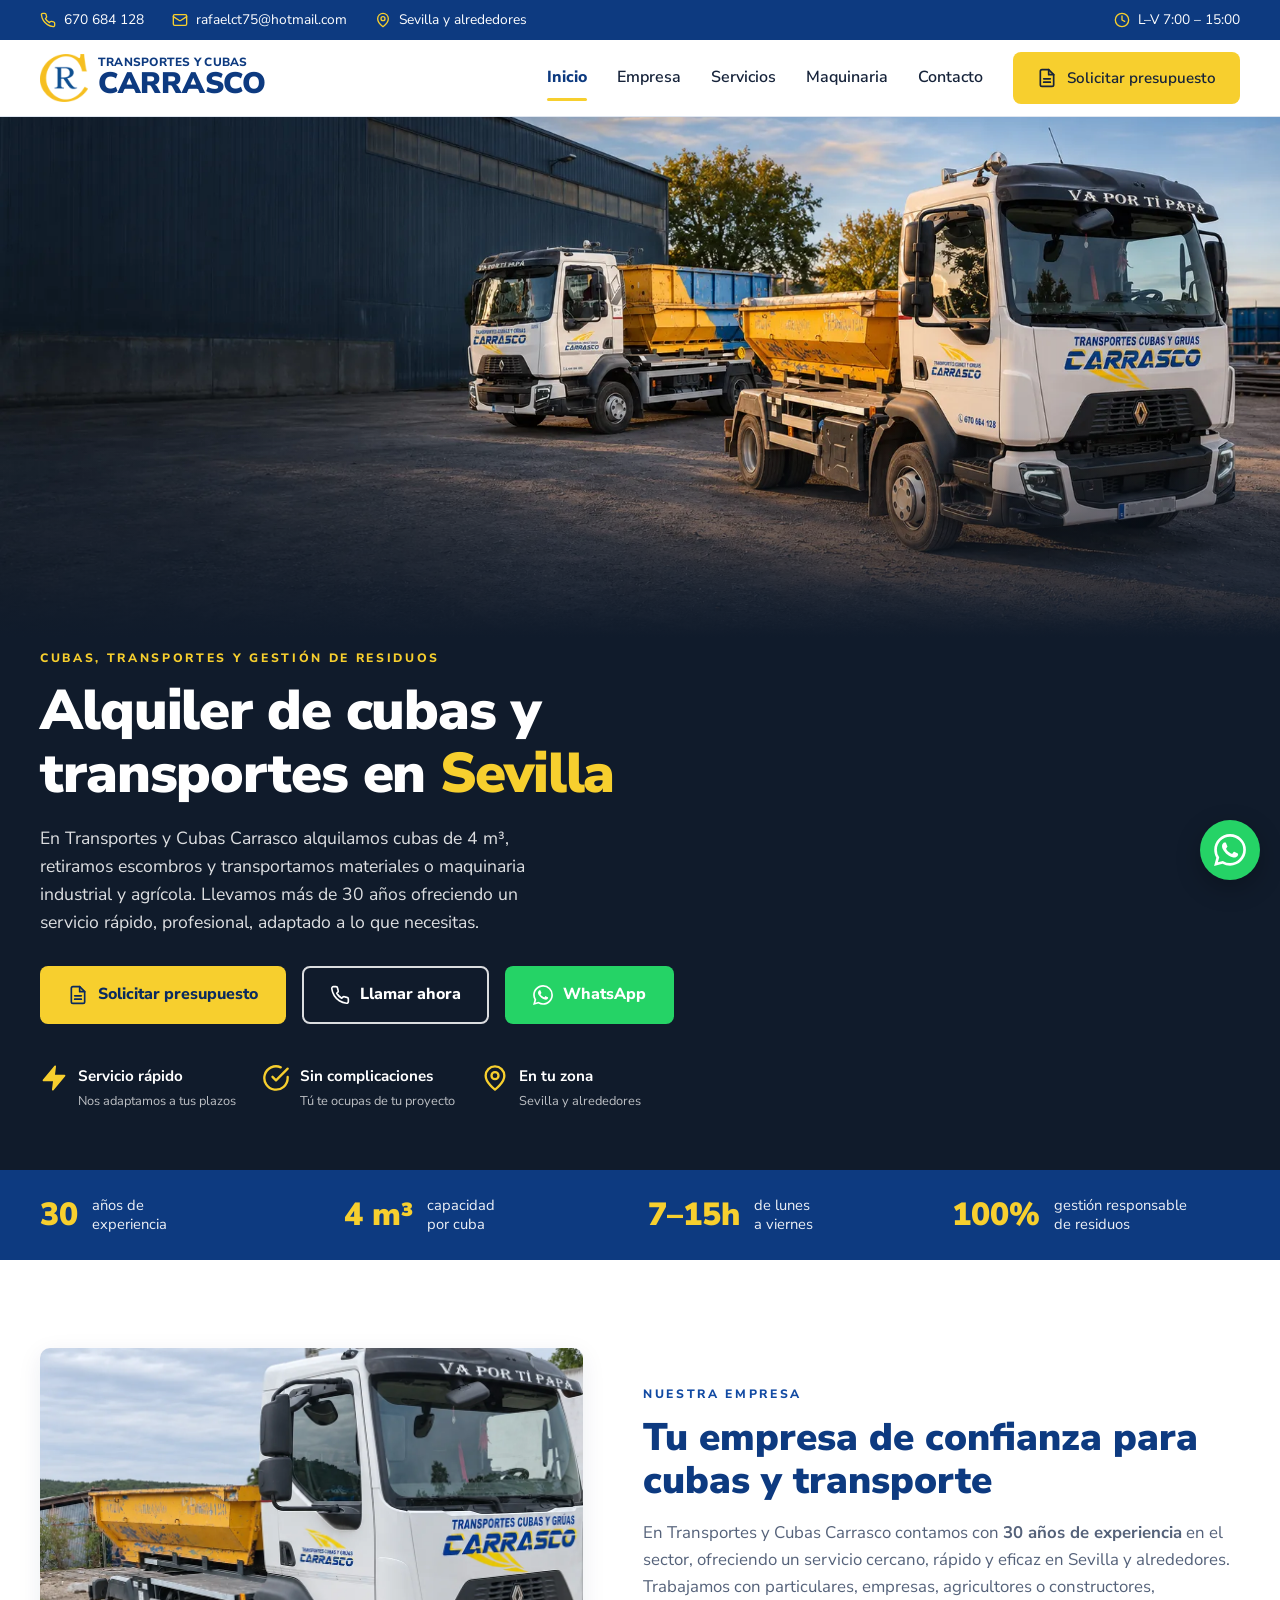
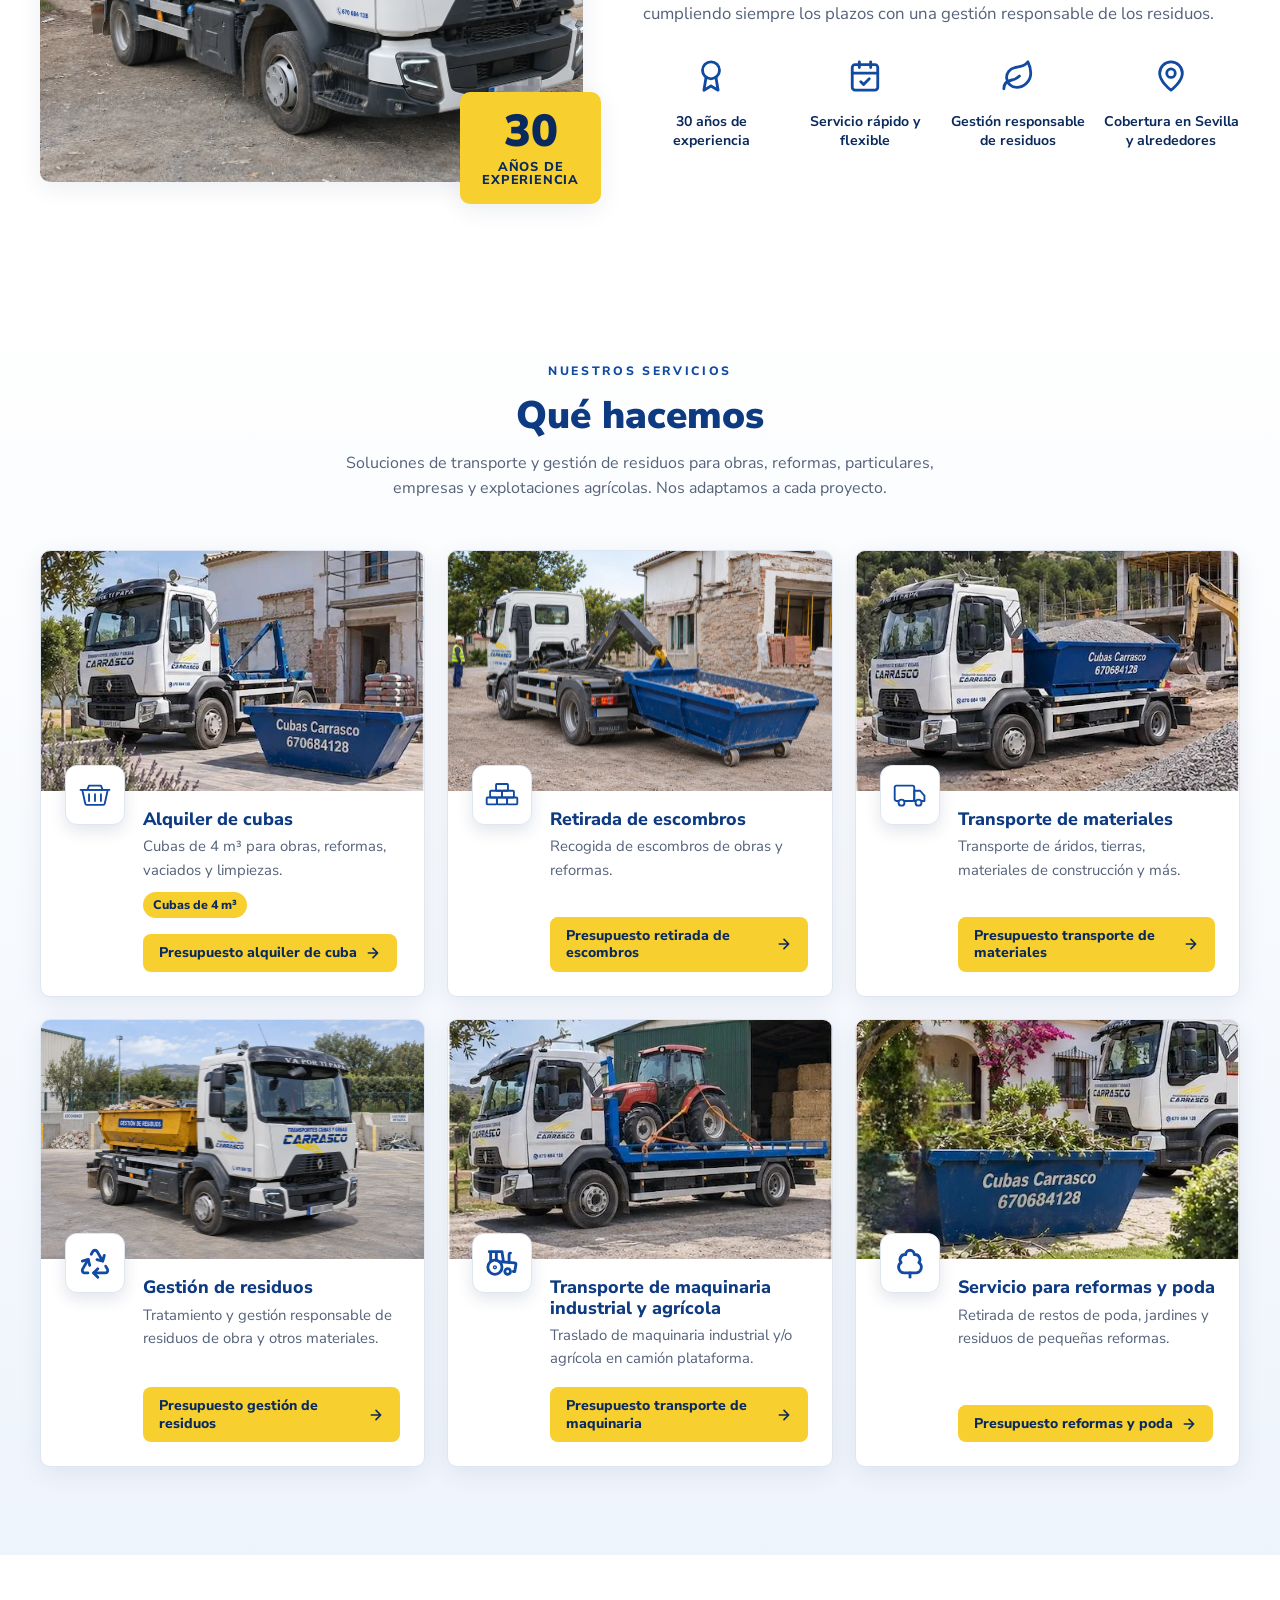
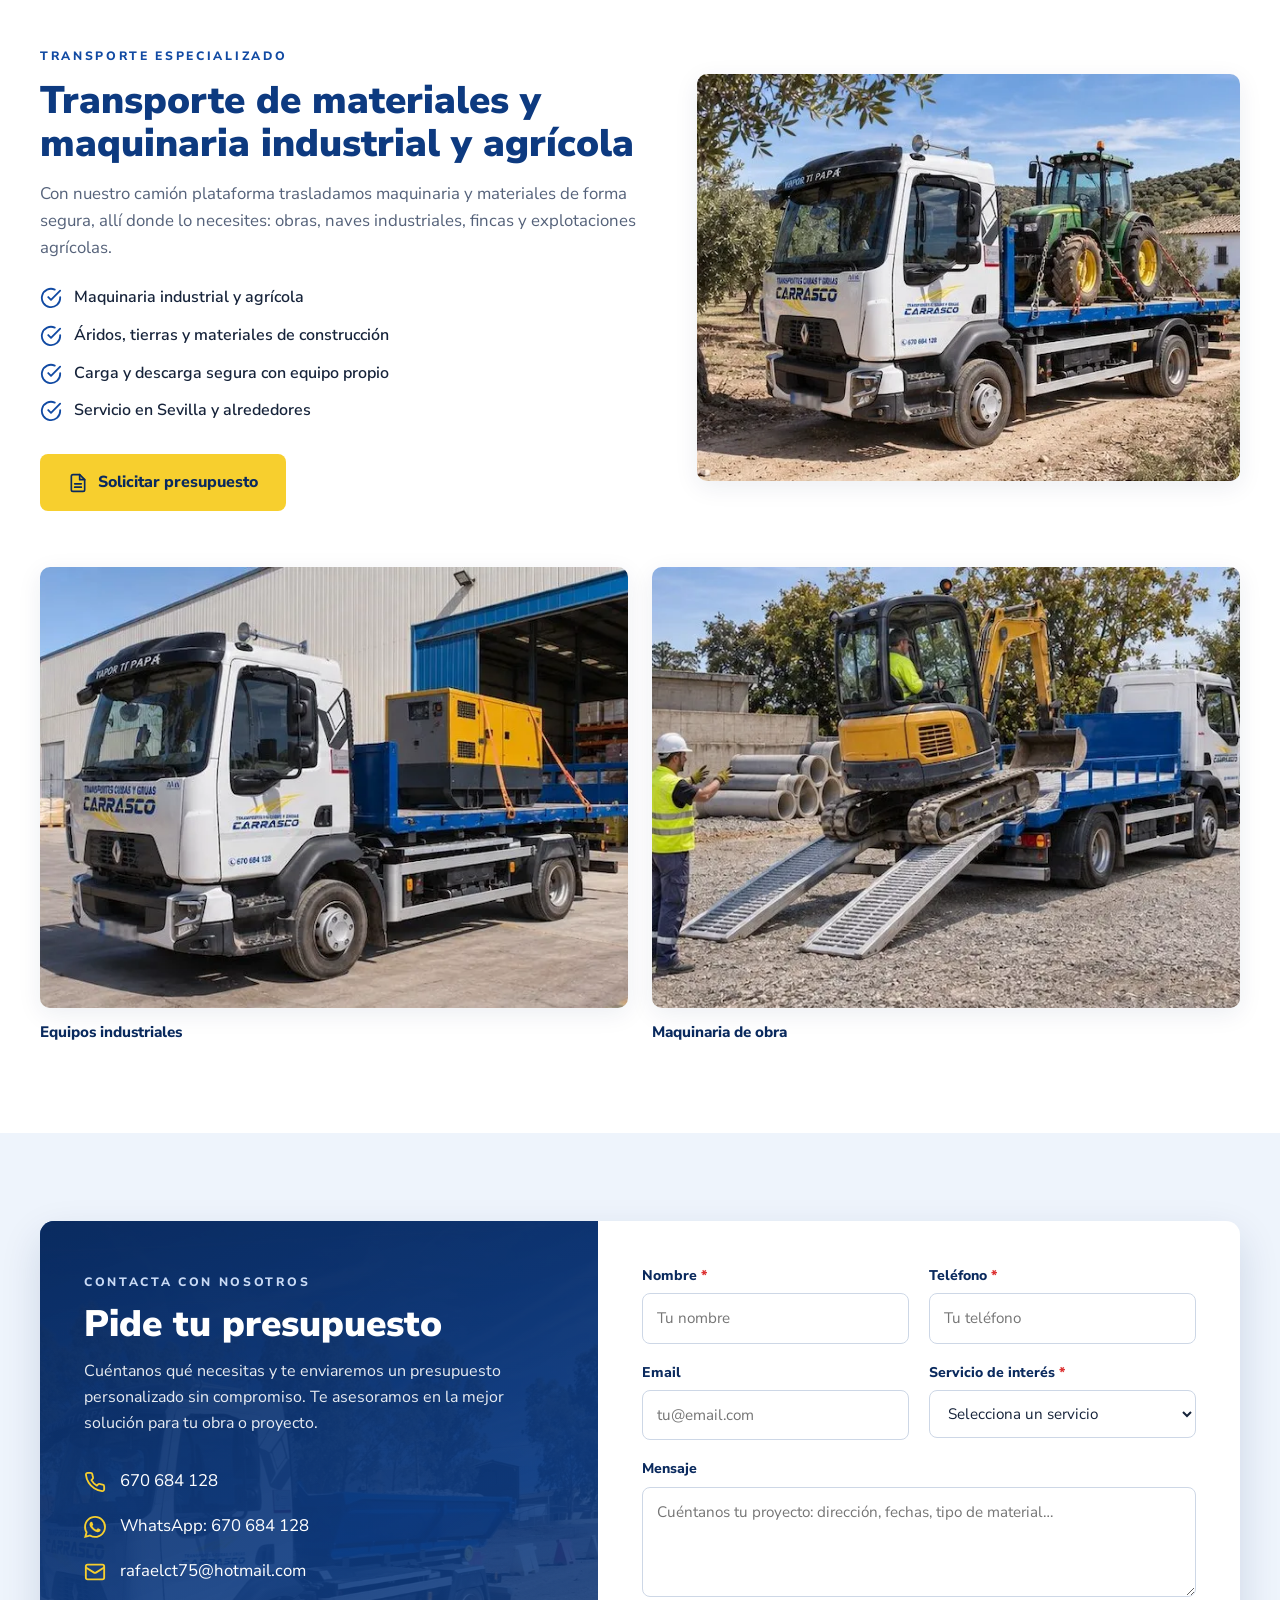
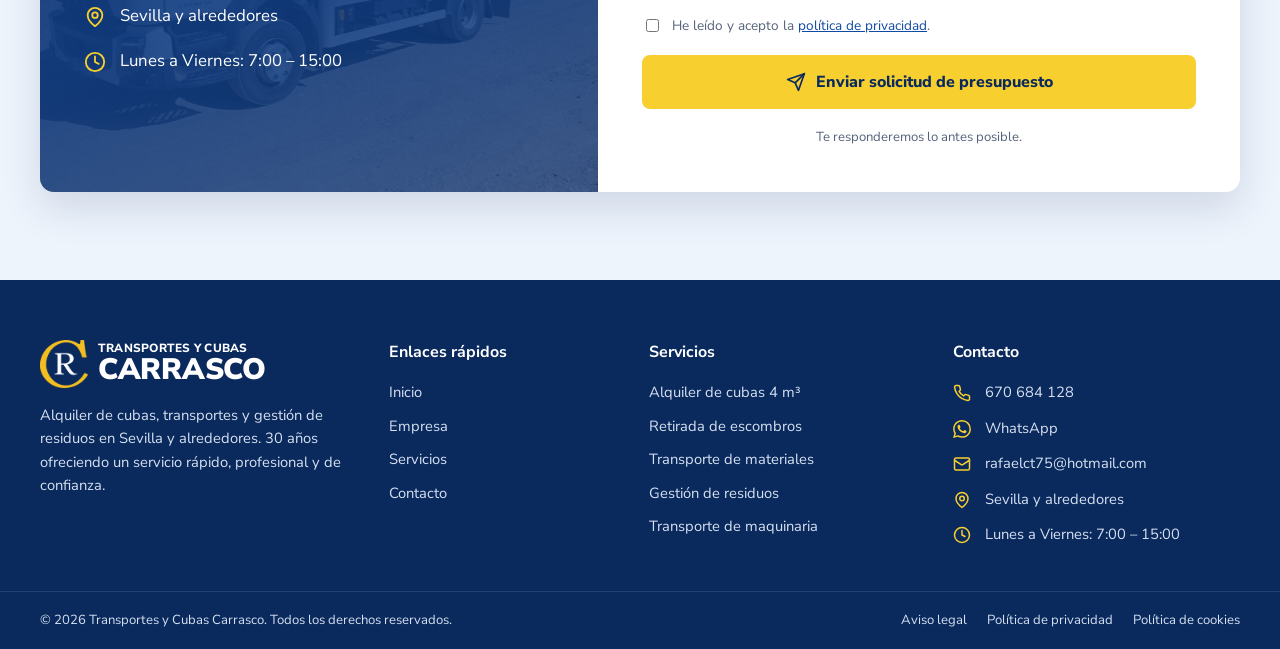
<file: index.html>
<!doctype html>
<html lang="es">
<head>
  <meta charset="utf-8">
  <meta name="viewport" content="width=device-width, initial-scale=1">
  <title>Transportes y Cubas Carrasco | Alquiler de cubas y transportes en Sevilla</title>
  <meta name="description" content="Alquiler de cubas de 4 m³, retirada de escombros, transporte de materiales y de maquinaria industrial o agrícola en Sevilla. 30 años de experiencia. Llámanos al 670 684 128.">
  <meta name="theme-color" content="#0d3a80">
  <meta property="og:type" content="website">
  <meta property="og:title" content="Transportes y Cubas Carrasco · Sevilla">
  <meta property="og:description" content="Alquiler de cubas, retirada de escombros, transporte de materiales o maquinaria en Sevilla. 30 años de experiencia.">
  <meta property="og:image" content="img/portada-camiones-cubas.webp">
  <meta property="og:locale" content="es_ES">

  <link rel="preconnect" href="https://fonts.googleapis.com">
  <link rel="preconnect" href="https://fonts.gstatic.com" crossorigin>
  <link href="https://fonts.googleapis.com/css2?family=Nunito+Sans:opsz,wght@6..12,400;6..12,600;6..12,700;6..12,800;6..12,900&display=swap" rel="stylesheet">
  <link rel="stylesheet" href="css/styles.css?v=20261105c">
  <link rel="icon" href="favicon.ico" sizes="any">
  <link rel="icon" type="image/png" sizes="192x192" href="img/favicon-192.png">
  <link rel="apple-touch-icon" href="img/apple-touch-icon.png">

  <script type="application/ld+json">
  {
    "@context": "https://schema.org",
    "@type": "LocalBusiness",
    "name": "Transportes y Cubas Carrasco",
    "description": "Alquiler de cubas de 4 m³, retirada de escombros, transporte de materiales y de maquinaria industrial o agrícola en Sevilla.",
    "telephone": "+34670684128",
    "email": "rafaelct75@hotmail.com",
    "image": "img/portada-camiones-cubas.webp",
    "areaServed": "Sevilla",
    "address": { "@type": "PostalAddress", "addressLocality": "Sevilla", "addressRegion": "Andalucía", "addressCountry": "ES" },
    "openingHoursSpecification": [{
      "@type": "OpeningHoursSpecification",
      "dayOfWeek": ["Monday", "Tuesday", "Wednesday", "Thursday", "Friday"],
      "opens": "07:00",
      "closes": "15:00"
    }]
  }
  </script>
</head>
<body>

<!-- Icon sprite -->
<svg width="0" height="0" style="position:absolute" aria-hidden="true">
  <defs>
    <symbol id="i-phone" viewBox="0 0 24 24" fill="none" stroke="currentColor" stroke-width="2" stroke-linecap="round" stroke-linejoin="round"><path d="M22 16.92v3a2 2 0 0 1-2.18 2 19.79 19.79 0 0 1-8.63-3.07 19.5 19.5 0 0 1-6-6 19.79 19.79 0 0 1-3.07-8.67A2 2 0 0 1 4.11 2h3a2 2 0 0 1 2 1.72c.13.96.36 1.9.7 2.81a2 2 0 0 1-.45 2.11L8.09 9.91a16 16 0 0 0 6 6l1.27-1.27a2 2 0 0 1 2.11-.45c.91.34 1.85.57 2.81.7A2 2 0 0 1 22 16.92z"/></symbol>
    <symbol id="i-mail" viewBox="0 0 24 24" fill="none" stroke="currentColor" stroke-width="2" stroke-linecap="round" stroke-linejoin="round"><rect x="2" y="4" width="20" height="16" rx="2"/><path d="m22 7-8.97 5.7a1.94 1.94 0 0 1-2.06 0L2 7"/></symbol>
    <symbol id="i-pin" viewBox="0 0 24 24" fill="none" stroke="currentColor" stroke-width="2" stroke-linecap="round" stroke-linejoin="round"><path d="M20 10c0 6-8 12-8 12s-8-6-8-12a8 8 0 0 1 16 0Z"/><circle cx="12" cy="10" r="3"/></symbol>
    <symbol id="i-clock" viewBox="0 0 24 24" fill="none" stroke="currentColor" stroke-width="2" stroke-linecap="round" stroke-linejoin="round"><circle cx="12" cy="12" r="10"/><path d="M12 6v6l4 2"/></symbol>
    <symbol id="i-truck" viewBox="0 0 24 24" fill="none" stroke="currentColor" stroke-width="2" stroke-linecap="round" stroke-linejoin="round"><path d="M14 18V6a2 2 0 0 0-2-2H4a2 2 0 0 0-2 2v11a1 1 0 0 0 1 1h2"/><path d="M15 18H9"/><path d="M19 18h2a1 1 0 0 0 1-1v-3.65a1 1 0 0 0-.22-.62l-3.48-4.35A1 1 0 0 0 17.52 8H14"/><circle cx="17" cy="18" r="2"/><circle cx="7" cy="18" r="2"/></symbol>
    <symbol id="i-zap" viewBox="0 0 24 24" fill="currentColor" stroke="currentColor" stroke-width="1.5" stroke-linejoin="round"><path d="M13 2 3 14h9l-1 8 10-12h-9l1-8z"/></symbol>
    <symbol id="i-check" viewBox="0 0 24 24" fill="none" stroke="currentColor" stroke-width="2" stroke-linecap="round" stroke-linejoin="round"><path d="M22 11.08V12a10 10 0 1 1-5.93-9.14"/><path d="M22 4 12 14.01l-3-3"/></symbol>
    <symbol id="i-doc" viewBox="0 0 24 24" fill="none" stroke="currentColor" stroke-width="2" stroke-linecap="round" stroke-linejoin="round"><path d="M14 2H6a2 2 0 0 0-2 2v16a2 2 0 0 0 2 2h12a2 2 0 0 0 2-2V8z"/><path d="M14 2v6h6M16 13H8M16 17H8"/></symbol>
    <symbol id="i-arrow" viewBox="0 0 24 24" fill="none" stroke="currentColor" stroke-width="2.4" stroke-linecap="round" stroke-linejoin="round"><path d="M5 12h14M12 5l7 7-7 7"/></symbol>
    <symbol id="i-send" viewBox="0 0 24 24" fill="none" stroke="currentColor" stroke-width="2" stroke-linecap="round" stroke-linejoin="round"><path d="m22 2-7 20-4-9-9-4Z"/><path d="M22 2 11 13"/></symbol>
    <symbol id="i-users" viewBox="0 0 24 24" fill="none" stroke="currentColor" stroke-width="2" stroke-linecap="round" stroke-linejoin="round"><path d="M16 21v-2a4 4 0 0 0-4-4H6a4 4 0 0 0-4 4v2"/><circle cx="9" cy="7" r="4"/><path d="M22 21v-2a4 4 0 0 0-3-3.87M16 3.13a4 4 0 0 1 0 7.75"/></symbol>
    <symbol id="i-calendar" viewBox="0 0 24 24" fill="none" stroke="currentColor" stroke-width="2" stroke-linecap="round" stroke-linejoin="round"><rect x="3" y="4" width="18" height="18" rx="2"/><path d="M16 2v4M8 2v4M3 10h18M9 16l2 2 4-4"/></symbol>
    <symbol id="i-leaf" viewBox="0 0 24 24" fill="none" stroke="currentColor" stroke-width="2" stroke-linecap="round" stroke-linejoin="round"><path d="M11 20A7 7 0 0 1 9.8 6.1C15.5 5 17 4.48 19 2c1 2 2 4.18 2 8 0 5.5-4.78 10-10 10Z"/><path d="M2 21c0-3 1.85-5.36 5.08-6C9.5 14.52 12 13 13 12"/></symbol>
    <symbol id="i-award" viewBox="0 0 24 24" fill="none" stroke="currentColor" stroke-width="2" stroke-linecap="round" stroke-linejoin="round"><circle cx="12" cy="8" r="6"/><path d="M15.48 12.89 17 22l-5-3-5 3 1.52-9.11"/></symbol>
    <symbol id="i-whatsapp" viewBox="0 0 24 24" fill="currentColor"><path d="M17.472 14.382c-.297-.149-1.758-.867-2.03-.967-.273-.099-.471-.148-.67.15-.197.297-.767.966-.94 1.164-.173.199-.347.223-.644.075-.297-.15-1.255-.463-2.39-1.475-.883-.788-1.48-1.761-1.653-2.059-.173-.297-.018-.458.13-.606.134-.133.298-.347.446-.52.149-.174.198-.298.298-.497.099-.198.05-.371-.025-.52-.075-.149-.669-1.612-.916-2.207-.242-.579-.487-.5-.669-.51-.173-.008-.371-.01-.57-.01-.198 0-.52.074-.792.372-.272.297-1.04 1.016-1.04 2.479 0 1.462 1.065 2.875 1.213 3.074.149.198 2.096 3.2 5.077 4.487.709.306 1.262.489 1.694.625.712.227 1.36.195 1.871.118.571-.085 1.758-.719 2.006-1.413.248-.694.248-1.289.173-1.413-.074-.124-.272-.198-.57-.347m-5.421 7.403h-.004a9.87 9.87 0 0 1-5.031-1.378l-.361-.214-3.741.982.998-3.648-.235-.374a9.86 9.86 0 0 1-1.51-5.26c.001-5.45 4.436-9.884 9.888-9.884 2.64 0 5.122 1.03 6.988 2.898a9.825 9.825 0 0 1 2.893 6.994c-.003 5.45-4.437 9.884-9.885 9.884m8.413-18.297A11.815 11.815 0 0 0 12.05 0C5.495 0 .16 5.335.157 11.892c0 2.096.547 4.142 1.588 5.945L.057 24l6.305-1.654a11.882 11.882 0 0 0 5.683 1.448h.005c6.554 0 11.89-5.335 11.893-11.893a11.821 11.821 0 0 0-3.48-8.413Z"/></symbol>
    <symbol id="i-menu" viewBox="0 0 24 24" fill="none" stroke="currentColor" stroke-width="2.2" stroke-linecap="round"><path d="M4 6h16M4 12h16M4 18h16"/></symbol>
    <!-- Service icons (two-tone) -->
    <symbol id="s-cuba" viewBox="0 0 40 40" fill="none" stroke="currentColor" stroke-width="2.2" stroke-linejoin="round" stroke-linecap="round"><path class="y" d="M5 14h30l-3.5 16a2 2 0 0 1-2 1.6h-19a2 2 0 0 1-2-1.6Z"/><path d="M3 14h34M13 19v8M20 19v8M27 19v8M11 14l2-5h14l2 5"/></symbol>
    <symbol id="s-bricks" viewBox="0 0 40 40" fill="none" stroke="currentColor" stroke-width="2.2" stroke-linejoin="round"><rect class="y" x="13" y="7" width="14" height="8" rx="1"/><rect class="y" x="6" y="15" width="14" height="8" rx="1"/><rect class="y" x="20" y="15" width="14" height="8" rx="1"/><rect class="y" x="2" y="23" width="12" height="8" rx="1"/><rect class="y" x="14" y="23" width="12" height="8" rx="1"/><rect class="y" x="26" y="23" width="12" height="8" rx="1"/></symbol>
    <symbol id="s-truck" viewBox="0 0 40 40" fill="none" stroke="currentColor" stroke-width="2.2" stroke-linejoin="round"><rect class="b" x="2" y="9" width="23" height="18" rx="2"/><path class="b" d="M25 15h7l5 6v6H25Z"/><circle cx="10" cy="29" r="3.5" fill="#fff"/><circle cx="30" cy="29" r="3.5" fill="#fff"/></symbol>
    <symbol id="s-recycle" viewBox="0 0 24 24" fill="none" stroke="currentColor" stroke-width="2" stroke-linecap="round" stroke-linejoin="round"><path d="M7 19H4.815a1.83 1.83 0 0 1-1.57-.881 1.785 1.785 0 0 1-.004-1.784L7.196 9.5"/><path d="M11 19h8.203a1.83 1.83 0 0 0 1.556-.89 1.784 1.784 0 0 0 0-1.775l-1.226-2.12"/><path d="m14 16-3 3 3 3M8.293 13.596 7.196 9.5 3.1 10.598"/><path d="m9.344 5.811 1.093-1.892A1.83 1.83 0 0 1 11.985 3a1.784 1.784 0 0 1 1.546.888l3.943 6.843M13.378 9.633l4.096 1.098 1.097-4.096"/></symbol>
    <symbol id="s-tractor" viewBox="0 0 24 24" fill="none" stroke="currentColor" stroke-width="2" stroke-linecap="round" stroke-linejoin="round"><path d="M3 4h9l1 7M4 11V4M8 10V4M18 5c-.6 0-1 .4-1 1v5.6"/><path d="m10 11 11 .9c.6 0 .9.5.8 1.1l-.8 5h-1"/><circle class="y" cx="7" cy="15" r="5"/><circle cx="7" cy="15" r=".5"/><circle class="y" cx="16" cy="18" r="2"/></symbol>
    <symbol id="s-tree" viewBox="0 0 24 24" fill="none" stroke="currentColor" stroke-width="2" stroke-linecap="round" stroke-linejoin="round"><path class="b" d="M8 19a4 4 0 0 1-2.24-7.32A3.5 3.5 0 0 1 9 6.03V6a3 3 0 1 1 6 0v.04a3.5 3.5 0 0 1 3.24 5.65A4 4 0 0 1 16 19Z"/><path d="M12 19v3"/></symbol>
  </defs>
</svg>

<!-- Top bar -->
<div class="topbar">
  <div class="container">
    <a href="tel:+34670684128"><svg><use href="#i-phone"/></svg>670 684 128</a>
    <a href="mailto:rafaelct75@hotmail.com" class="hide-sm"><svg><use href="#i-mail"/></svg>rafaelct75@hotmail.com</a>
    <span class="hide-sm"><svg><use href="#i-pin"/></svg>Sevilla y alrededores</span>
    <span class="push"><svg><use href="#i-clock"/></svg>L–V 7:00 – 15:00</span>
  </div>
</div>

<!-- Header -->
<header class="header">
  <div class="container">
    <a href="#inicio" class="logo" aria-label="Transportes y Cubas Carrasco, inicio">
      <img class="logo-mark" src="img/logo-cr.png" alt="" width="239" height="240">
      <span class="logo-text"><small>Transportes y Cubas</small><strong>CARRASCO</strong></span>
    </a>
    <nav class="nav" id="nav" aria-label="Principal">
      <a href="#inicio" class="active">Inicio</a>
      <a href="#empresa">Empresa</a>
      <a href="#servicios">Servicios</a>
      <a href="#maquinaria">Maquinaria</a>
      <a href="#contacto">Contacto</a>
      <a href="#contacto" class="btn btn-primary"><svg><use href="#i-doc"/></svg>Solicitar presupuesto</a>
    </nav>
    <button class="menu-toggle" id="menuToggle" aria-label="Abrir menú" aria-expanded="false" aria-controls="nav"><svg><use href="#i-menu"/></svg></button>
  </div>
</header>

<main>
  <!-- Hero -->
  <section class="hero" id="inicio">
    <div class="hero-media">
      <img src="img/portada-camiones-cubas.webp" alt="Dos camiones de Transportes y Cubas Carrasco con cubas amarillas junto a una nave industrial" width="1774" height="887" fetchpriority="high">
    </div>
    <div class="container">
      <div class="hero-content">
        <span class="eyebrow">Cubas, transportes y gestión de residuos</span>
        <h1>Alquiler de cubas y transportes en <em>Sevilla</em></h1>
        <p class="lead">En Transportes y Cubas Carrasco alquilamos cubas de 4&nbsp;m³, retiramos escombros y transportamos materiales o maquinaria industrial y agrícola. Llevamos más de 30 años ofreciendo un servicio rápido, profesional, adaptado a lo que necesitas.</p>
        <div class="hero-ctas">
          <a href="#contacto" class="btn btn-primary"><svg><use href="#i-doc"/></svg>Solicitar presupuesto</a>
          <a href="tel:+34670684128" class="btn btn-outline"><svg><use href="#i-phone"/></svg>Llamar ahora</a>
          <a href="https://wa.me/34670684128?text=Hola%2C%20quiero%20pedir%20presupuesto" class="btn btn-whatsapp" target="_blank" rel="noopener"><svg><use href="#i-whatsapp"/></svg>WhatsApp</a>
        </div>
        <div class="hero-badges">
          <div class="badge"><svg><use href="#i-zap"/></svg><div><strong>Servicio rápido</strong><span>Nos adaptamos a tus plazos</span></div></div>
          <div class="badge"><svg><use href="#i-check"/></svg><div><strong>Sin complicaciones</strong><span>Tú te ocupas de tu proyecto</span></div></div>
          <div class="badge"><svg><use href="#i-pin"/></svg><div><strong>En tu zona</strong><span>Sevilla y alrededores</span></div></div>
        </div>
      </div>
    </div>
  </section>

  <!-- Highlights -->
  <section class="strip" aria-label="Datos destacados">
    <div class="container">
      <div class="strip-item"><b>30</b><span>años de<br>experiencia</span></div>
      <div class="strip-item"><b>4 m³</b><span>capacidad<br>por cuba</span></div>
      <div class="strip-item"><b>7–15h</b><span>de lunes<br>a viernes</span></div>
      <div class="strip-item"><b>100%</b><span>gestión responsable<br>de residuos</span></div>
    </div>
  </section>

  <!-- About -->
  <section class="section about" id="empresa">
    <div class="container">
      <div class="about-media reveal">
        <img src="img/camion-cuba-amarilla.webp" alt="Camión de Transportes y Cubas Carrasco con cuba amarilla" width="1104" height="1425" loading="lazy">
        <div class="years"><b>30</b><span>años de<br>experiencia</span></div>
      </div>
      <div class="reveal">
        <span class="eyebrow">Nuestra empresa</span>
        <h2>Tu empresa de confianza para cubas y transporte</h2>
        <p>En Transportes y Cubas Carrasco contamos con <strong>30 años de experiencia</strong> en el sector, ofreciendo un servicio cercano, rápido y eficaz en Sevilla y alrededores. Trabajamos con particulares, empresas, agricultores o constructores, cumpliendo siempre los plazos con una gestión responsable de los residuos.</p>
        <div class="features">
          <div class="feature"><svg><use href="#i-award"/></svg><span>30 años de experiencia</span></div>
          <div class="feature"><svg><use href="#i-calendar"/></svg><span>Servicio rápido y flexible</span></div>
          <div class="feature"><svg><use href="#i-leaf"/></svg><span>Gestión responsable de residuos</span></div>
          <div class="feature"><svg><use href="#i-pin"/></svg><span>Cobertura en Sevilla y alrededores</span></div>
        </div>
      </div>
    </div>
  </section>

  <!-- Services -->
  <section class="section services" id="servicios">
    <div class="container">
      <div class="section-head reveal">
        <span class="eyebrow">Nuestros servicios</span>
        <h2>Qué hacemos</h2>
        <p>Soluciones de transporte y gestión de residuos para obras, reformas, particulares, empresas y explotaciones agrícolas. Nos adaptamos a cada proyecto.</p>
      </div>
      <div class="grid-services">
        <article class="card reveal">
          <img class="card-img" src="img/cuba-reforma-vivienda.webp" alt="Cuba de Cubas Carrasco colocada frente a una vivienda en reforma" width="480" height="465" loading="lazy" style="object-position: 50% 60%">
          <div class="card-body">
          <div class="card-icon"><svg><use href="#s-cuba"/></svg></div>
          <div>
            <h3>Alquiler de cubas</h3>
            <p>Cubas de 4 m³ para obras, reformas, vaciados y limpiezas.</p>
            <span class="tag">Cubas de 4 m³</span>
            <a href="#contacto" class="card-link" data-service="Alquiler de cubas">Presupuesto alquiler de cuba <svg><use href="#i-arrow"/></svg></a>
          </div>
          </div>
        </article>
        <article class="card reveal">
          <img class="card-img" src="img/retirada-escombros-obra.webp" alt="Camión de Cubas Carrasco cargando una cuba de escombros junto a una casa en reforma" width="1536" height="1024" loading="lazy" style="object-position: 55% 60%">
          <div class="card-body">
          <div class="card-icon"><svg><use href="#s-bricks"/></svg></div>
          <div>
            <h3>Retirada de escombros</h3>
            <p>Recogida de escombros de obras y reformas.</p>
            <a href="#contacto" class="card-link" data-service="Retirada de escombros">Presupuesto retirada de escombros <svg><use href="#i-arrow"/></svg></a>
          </div>
          </div>
        </article>
        <article class="card reveal">
          <img class="card-img" src="img/transporte-aridos-obra.webp" alt="Camión de Cubas Carrasco con cuba de áridos en una obra" width="480" height="465" loading="lazy" style="object-position: 50% 50%">
          <div class="card-body">
          <div class="card-icon"><svg><use href="#s-truck"/></svg></div>
          <div>
            <h3>Transporte de materiales</h3>
            <p>Transporte de áridos, tierras, materiales de construcción y más.</p>
            <a href="#contacto" class="card-link" data-service="Transporte de materiales">Presupuesto transporte de materiales <svg><use href="#i-arrow"/></svg></a>
          </div>
          </div>
        </article>
        <article class="card reveal">
          <img class="card-img" src="img/gestion-residuos.webp" alt="Camión de Cubas Carrasco con cuba de gestión de residuos en un punto de reciclaje" width="1536" height="1024" loading="lazy" style="object-position: 50% 55%">
          <div class="card-body">
          <div class="card-icon"><svg><use href="#s-recycle"/></svg></div>
          <div>
            <h3>Gestión de residuos</h3>
            <p>Tratamiento y gestión responsable de residuos de obra y otros materiales.</p>
            <a href="#contacto" class="card-link" data-service="Gestión de residuos">Presupuesto gestión de residuos <svg><use href="#i-arrow"/></svg></a>
          </div>
          </div>
        </article>
        <article class="card reveal">
          <img class="card-img" src="img/transporte-tractor-rojo.webp" alt="Tractor amarrado sobre la plataforma del camión de Transportes Carrasco" width="480" height="465" loading="lazy" style="object-position: 50% 55%">
          <div class="card-body">
          <div class="card-icon"><svg><use href="#s-tractor"/></svg></div>
          <div>
            <h3>Transporte de maquinaria industrial y agrícola</h3>
            <p>Traslado de maquinaria industrial y/o agrícola en camión plataforma.</p>
            <a href="#contacto" class="card-link" data-service="Transporte de maquinaria industrial y/o agrícola">Presupuesto transporte de maquinaria <svg><use href="#i-arrow"/></svg></a>
          </div>
          </div>
        </article>
        <article class="card reveal">
          <img class="card-img" src="img/cuba-restos-poda.webp" alt="Cuba de Cubas Carrasco con restos de poda en un jardín" width="480" height="465" loading="lazy" style="object-position: 50% 60%">
          <div class="card-body">
          <div class="card-icon"><svg><use href="#s-tree"/></svg></div>
          <div>
            <h3>Servicio para reformas y poda</h3>
            <p>Retirada de restos de poda, jardines y residuos de pequeñas reformas.</p>
            <a href="#contacto" class="card-link" data-service="Servicio para reformas y poda">Presupuesto reformas y poda <svg><use href="#i-arrow"/></svg></a>
          </div>
          </div>
        </article>
      </div>
    </div>
  </section>

  <!-- Machinery -->
  <section class="section machinery" id="maquinaria">
    <div class="container">
      <div class="reveal">
        <span class="eyebrow">Transporte especializado</span>
        <h2>Transporte de materiales y maquinaria industrial y agrícola</h2>
        <p>Con nuestro camión plataforma trasladamos maquinaria y materiales de forma segura, allí donde lo necesites: obras, naves industriales, fincas y explotaciones agrícolas.</p>
        <ul class="checklist">
          <li><svg><use href="#i-check"/></svg>Maquinaria industrial y agrícola</li>
          <li><svg><use href="#i-check"/></svg>Áridos, tierras y materiales de construcción</li>
          <li><svg><use href="#i-check"/></svg>Carga y descarga segura con equipo propio</li>
          <li><svg><use href="#i-check"/></svg>Servicio en Sevilla y alrededores</li>
        </ul>
        <a href="#contacto" class="btn btn-primary" data-service="Transporte de maquinaria industrial y/o agrícola"><svg><use href="#i-doc"/></svg>Solicitar presupuesto</a>
      </div>
      <div class="media reveal">
        <img src="img/transporte-tractor-olivar.webp" alt="Camión plataforma de Transportes Carrasco transportando un tractor por un olivar" width="715" height="474" loading="lazy">
      </div>
    </div>
    <div class="container gallery">
      <figure class="reveal">
        <img src="img/transporte-grupo-electrogeno.webp" alt="Grupo electrógeno cargado en el camión plataforma frente a una nave industrial" width="715" height="474" loading="lazy">
        <figcaption>Equipos industriales</figcaption>
      </figure>
      <figure class="reveal">
        <img src="img/transporte-miniexcavadora.webp" alt="Miniexcavadora subiendo por rampas al camión plataforma en una obra" width="715" height="474" loading="lazy">
        <figcaption>Maquinaria de obra</figcaption>
      </figure>
    </div>
  </section>

  <!-- Contact -->
  <section class="section contact" id="contacto">
    <div class="container">
      <div class="contact-box reveal">
        <div class="contact-info">
          <span class="eyebrow">Contacta con nosotros</span>
          <h2>Pide tu presupuesto</h2>
          <p>Cuéntanos qué necesitas y te enviaremos un presupuesto personalizado sin compromiso. Te asesoramos en la mejor solución para tu obra o proyecto.</p>
          <ul class="contact-list">
            <li><svg><use href="#i-phone"/></svg><a href="tel:+34670684128">670 684 128</a></li>
            <li><svg><use href="#i-whatsapp"/></svg><a href="https://wa.me/34670684128?text=Hola%2C%20quiero%20pedir%20presupuesto" target="_blank" rel="noopener">WhatsApp: 670 684 128</a></li>
            <li><svg><use href="#i-mail"/></svg><a href="mailto:rafaelct75@hotmail.com">rafaelct75@hotmail.com</a></li>
            <li><svg><use href="#i-pin"/></svg>Sevilla y alrededores</li>
            <li><svg><use href="#i-clock"/></svg>Lunes a Viernes: 7:00 – 15:00</li>
          </ul>
        </div>

        <form class="form" id="quoteForm" novalidate>
          <div class="field">
            <label for="f-name">Nombre <i>*</i></label>
            <input id="f-name" name="nombre" type="text" placeholder="Tu nombre" autocomplete="name" required>
          </div>
          <div class="field">
            <label for="f-phone">Teléfono <i>*</i></label>
            <input id="f-phone" name="telefono" type="tel" placeholder="Tu teléfono" autocomplete="tel" required>
          </div>
          <div class="field">
            <label for="f-email">Email</label>
            <input id="f-email" name="email" type="email" placeholder="tu@email.com" autocomplete="email">
          </div>
          <div class="field">
            <label for="f-service">Servicio de interés <i>*</i></label>
            <select id="f-service" name="servicio" required>
              <option value="">Selecciona un servicio</option>
              <option>Alquiler de cubas</option>
              <option>Retirada de escombros</option>
              <option>Transporte de materiales</option>
              <option>Gestión de residuos</option>
              <option>Transporte de maquinaria industrial y/o agrícola</option>
              <option>Servicio para reformas y poda</option>
              <option>Otro</option>
            </select>
          </div>
          <div class="field full">
            <label for="f-msg">Mensaje</label>
            <textarea id="f-msg" name="mensaje" placeholder="Cuéntanos tu proyecto: dirección, fechas, tipo de material…"></textarea>
          </div>
          <input type="text" name="_honey" class="hp" tabindex="-1" autocomplete="off" aria-hidden="true">
          <label class="privacy"><input type="checkbox" id="f-privacy" required> <span>He leído y acepto la <a href="politica-privacidad.html" target="_blank">política de privacidad</a>.</span></label>
          <button type="submit" class="btn btn-primary"><svg><use href="#i-send"/></svg>Enviar solicitud de presupuesto</button>
          <p class="form-note" id="formNote">Te responderemos lo antes posible.</p>
        </form>
      </div>
    </div>
  </section>
</main>

<footer class="footer">
  <div class="container">
    <div>
      <a href="#inicio" class="logo">
        <img class="logo-mark" src="img/logo-cr-blanco.png" alt="" width="239" height="240" loading="lazy">
        <span class="logo-text"><small>Transportes y Cubas</small><strong>CARRASCO</strong></span>
      </a>
      <p>Alquiler de cubas, transportes y gestión de residuos en Sevilla y alrededores. 30 años ofreciendo un servicio rápido, profesional y de confianza.</p>
    </div>
    <div>
      <h4>Enlaces rápidos</h4>
      <ul>
        <li><a href="#inicio">Inicio</a></li>
        <li><a href="#empresa">Empresa</a></li>
        <li><a href="#servicios">Servicios</a></li>
        <li><a href="#contacto">Contacto</a></li>
      </ul>
    </div>
    <div>
      <h4>Servicios</h4>
      <ul>
        <li><a href="#servicios">Alquiler de cubas 4 m³</a></li>
        <li><a href="#servicios">Retirada de escombros</a></li>
        <li><a href="#servicios">Transporte de materiales</a></li>
        <li><a href="#servicios">Gestión de residuos</a></li>
        <li><a href="#maquinaria">Transporte de maquinaria</a></li>
      </ul>
    </div>
    <div>
      <h4>Contacto</h4>
      <ul class="contact-list">
        <li><svg><use href="#i-phone"/></svg><a href="tel:+34670684128">670 684 128</a></li>
        <li><svg><use href="#i-whatsapp"/></svg><a href="https://wa.me/34670684128?text=Hola%2C%20quiero%20pedir%20presupuesto" target="_blank" rel="noopener">WhatsApp</a></li>
        <li><svg><use href="#i-mail"/></svg><a href="mailto:rafaelct75@hotmail.com">rafaelct75@hotmail.com</a></li>
        <li><svg><use href="#i-pin"/></svg>Sevilla y alrededores</li>
        <li><svg><use href="#i-clock"/></svg>Lunes a Viernes: 7:00 – 15:00</li>
      </ul>
    </div>
  </div>
  <div class="footer-bottom">
    <div class="container">
      <span>© <span id="year">2026</span> Transportes y Cubas Carrasco. Todos los derechos reservados.</span>
      <nav aria-label="Legal">
        <a href="aviso-legal.html">Aviso legal</a>
        <a href="politica-privacidad.html">Política de privacidad</a>
        <a href="politica-cookies.html">Política de cookies</a>
      </nav>
    </div>
  </div>
</footer>

<a href="https://wa.me/34670684128?text=Hola%2C%20quiero%20pedir%20presupuesto" class="fab-whatsapp" target="_blank" rel="noopener" aria-label="Escríbenos por WhatsApp"><svg><use href="#i-whatsapp"/></svg></a>
<a href="tel:+34670684128" class="fab-call" aria-label="Llamar al 670 684 128"><svg><use href="#i-phone"/></svg></a>

<script src="js/main.js?v=20261105" defer></script>
</body>
</html>
</file>
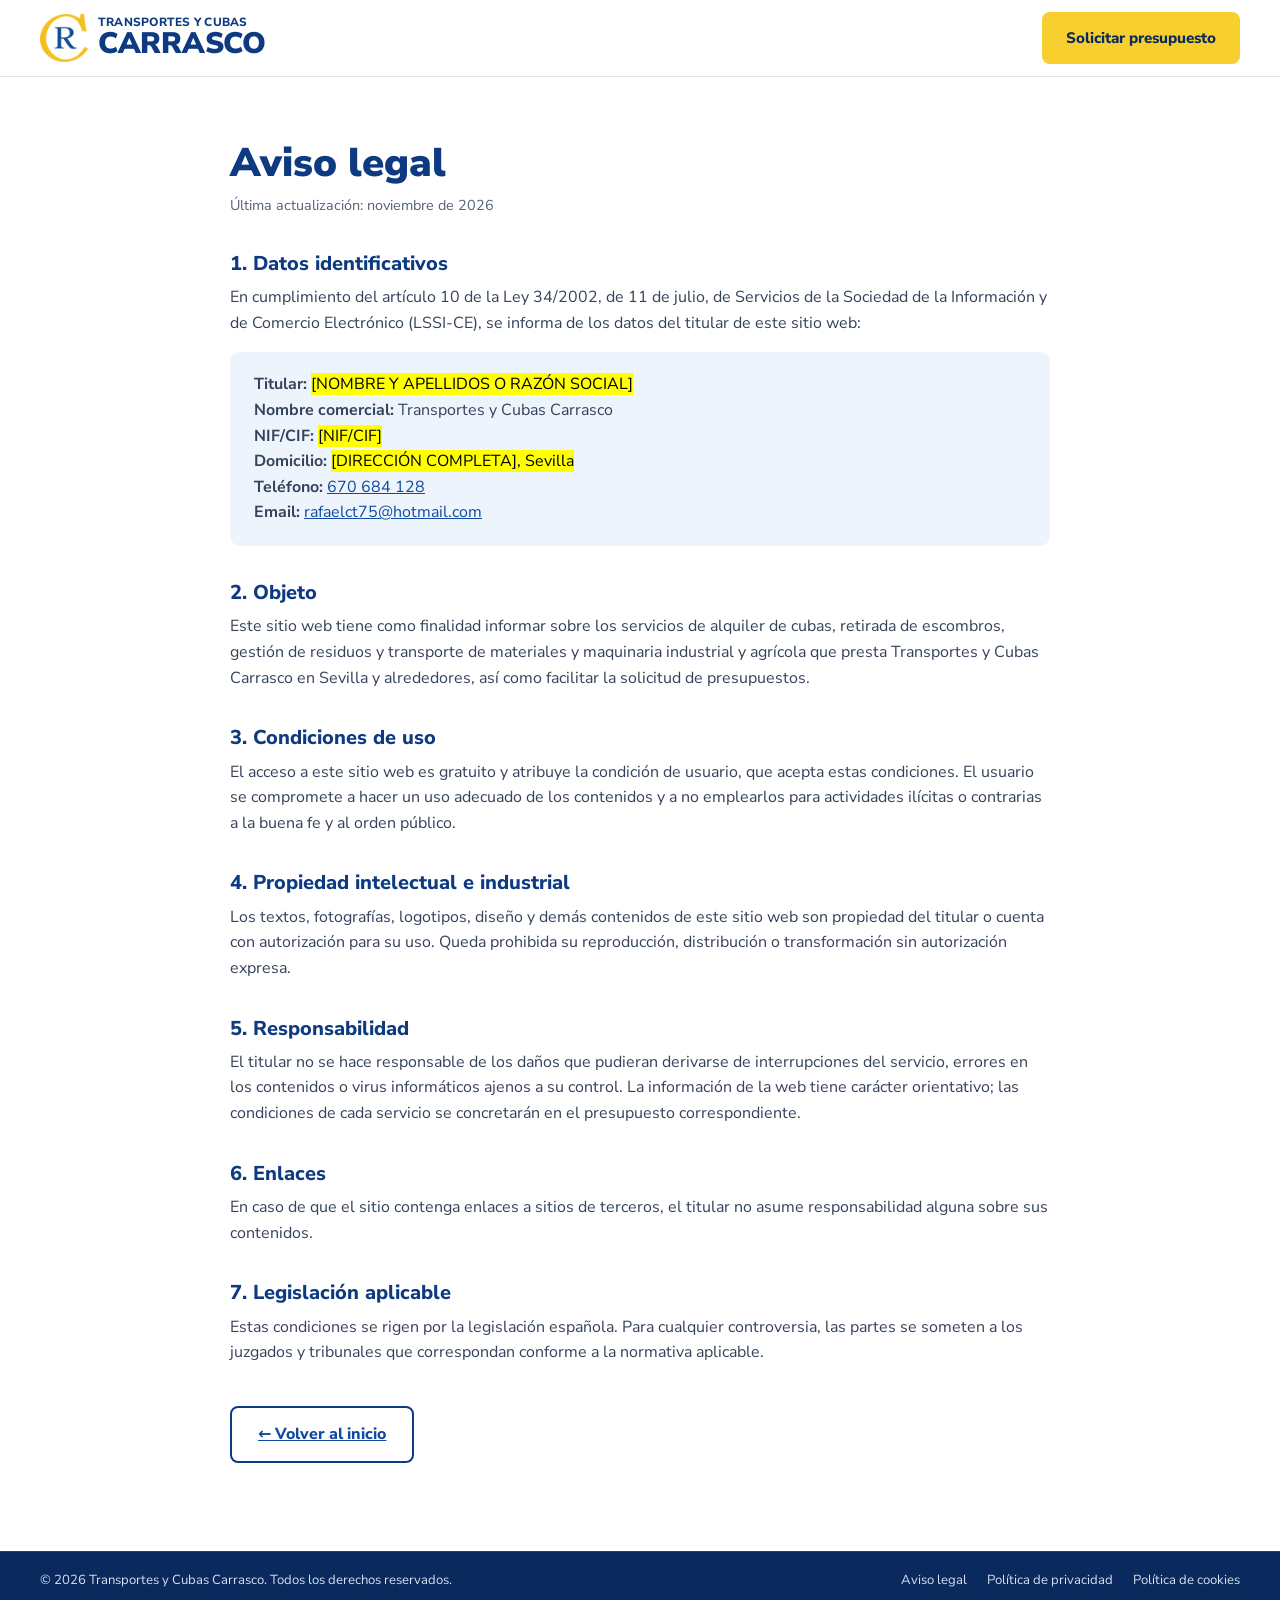
<file: aviso-legal.html>
<!doctype html>
<html lang="es">
<head>
  <meta charset="utf-8">
  <meta name="viewport" content="width=device-width, initial-scale=1">
  <title>Aviso legal | Transportes y Cubas Carrasco</title>
  <meta name="description" content="Aviso legal de Transportes y Cubas Carrasco.">
  <meta name="robots" content="noindex, follow">
  <meta name="theme-color" content="#0d3a80">
  <link rel="preconnect" href="https://fonts.googleapis.com">
  <link rel="preconnect" href="https://fonts.gstatic.com" crossorigin>
  <link href="https://fonts.googleapis.com/css2?family=Nunito+Sans:opsz,wght@6..12,400;6..12,600;6..12,700;6..12,800;6..12,900&display=swap" rel="stylesheet">
  <link rel="stylesheet" href="css/styles.css?v=20261105c">
  <link rel="icon" href="favicon.ico" sizes="any">
  <link rel="icon" type="image/png" sizes="192x192" href="img/favicon-192.png">
  <link rel="apple-touch-icon" href="img/apple-touch-icon.png">
</head>
<body>

<header class="header">
  <div class="container">
    <a href="index.html" class="logo" aria-label="Transportes y Cubas Carrasco, inicio">
      <img class="logo-mark" src="img/logo-cr.png" alt="" width="239" height="240">
      <span class="logo-text"><small>Transportes y Cubas</small><strong>CARRASCO</strong></span>
    </a>
    <a href="index.html#contacto" class="btn btn-primary" style="margin-left:auto">Solicitar presupuesto</a>
  </div>
</header>

<main class="legal">
  <div class="container">
    <h1>Aviso legal</h1>
    <p class="updated">Última actualización: noviembre de 2026</p>

    <h2>1. Datos identificativos</h2>
    <p>En cumplimiento del artículo 10 de la Ley 34/2002, de 11 de julio, de Servicios de la Sociedad de la Información y de Comercio Electrónico (LSSI-CE), se informa de los datos del titular de este sitio web:</p>
    <div class="data">
  <p><strong>Titular:</strong> <mark>[NOMBRE Y APELLIDOS O RAZÓN SOCIAL]</mark></p>
  <p><strong>Nombre comercial:</strong> Transportes y Cubas Carrasco</p>
  <p><strong>NIF/CIF:</strong> <mark>[NIF/CIF]</mark></p>
  <p><strong>Domicilio:</strong> <mark>[DIRECCIÓN COMPLETA], Sevilla</mark></p>
  <p><strong>Teléfono:</strong> <a href="tel:+34670684128">670 684 128</a></p>
  <p><strong>Email:</strong> <a href="mailto:rafaelct75@hotmail.com">rafaelct75@hotmail.com</a></p>
</div>

    <h2>2. Objeto</h2>
    <p>Este sitio web tiene como finalidad informar sobre los servicios de alquiler de cubas, retirada de escombros, gestión de residuos y transporte de materiales y maquinaria industrial y agrícola que presta Transportes y Cubas Carrasco en Sevilla y alrededores, así como facilitar la solicitud de presupuestos.</p>

    <h2>3. Condiciones de uso</h2>
    <p>El acceso a este sitio web es gratuito y atribuye la condición de usuario, que acepta estas condiciones. El usuario se compromete a hacer un uso adecuado de los contenidos y a no emplearlos para actividades ilícitas o contrarias a la buena fe y al orden público.</p>

    <h2>4. Propiedad intelectual e industrial</h2>
    <p>Los textos, fotografías, logotipos, diseño y demás contenidos de este sitio web son propiedad del titular o cuenta con autorización para su uso. Queda prohibida su reproducción, distribución o transformación sin autorización expresa.</p>

    <h2>5. Responsabilidad</h2>
    <p>El titular no se hace responsable de los daños que pudieran derivarse de interrupciones del servicio, errores en los contenidos o virus informáticos ajenos a su control. La información de la web tiene carácter orientativo; las condiciones de cada servicio se concretarán en el presupuesto correspondiente.</p>

    <h2>6. Enlaces</h2>
    <p>En caso de que el sitio contenga enlaces a sitios de terceros, el titular no asume responsabilidad alguna sobre sus contenidos.</p>

    <h2>7. Legislación aplicable</h2>
    <p>Estas condiciones se rigen por la legislación española. Para cualquier controversia, las partes se someten a los juzgados y tribunales que correspondan conforme a la normativa aplicable.</p>

    <a href="index.html" class="btn btn-outline back">← Volver al inicio</a>
  </div>
</main>

<footer class="footer">
  <div class="footer-bottom">
    <div class="container">
      <span>© 2026 Transportes y Cubas Carrasco. Todos los derechos reservados.</span>
      <nav aria-label="Legal">
        <a href="aviso-legal.html">Aviso legal</a>
        <a href="politica-privacidad.html">Política de privacidad</a>
        <a href="politica-cookies.html">Política de cookies</a>
      </nav>
    </div>
  </div>
</footer>
</body>
</html>
</file>
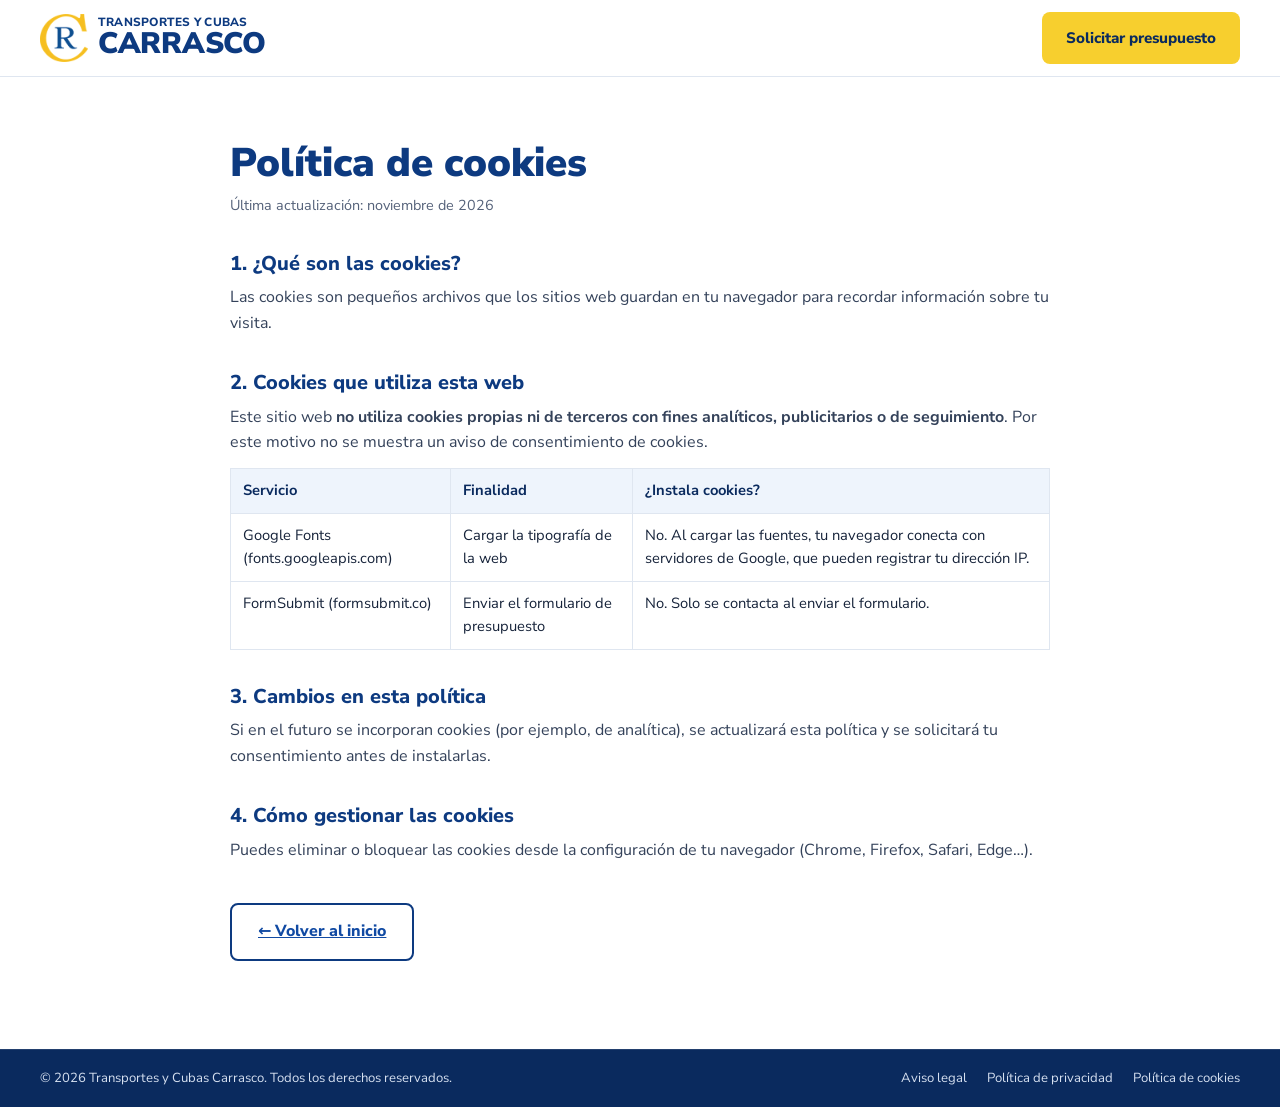
<file: politica-cookies.html>
<!doctype html>
<html lang="es">
<head>
  <meta charset="utf-8">
  <meta name="viewport" content="width=device-width, initial-scale=1">
  <title>Política de cookies | Transportes y Cubas Carrasco</title>
  <meta name="description" content="Política de cookies de Transportes y Cubas Carrasco.">
  <meta name="robots" content="noindex, follow">
  <meta name="theme-color" content="#0d3a80">
  <link rel="preconnect" href="https://fonts.googleapis.com">
  <link rel="preconnect" href="https://fonts.gstatic.com" crossorigin>
  <link href="https://fonts.googleapis.com/css2?family=Nunito+Sans:opsz,wght@6..12,400;6..12,600;6..12,700;6..12,800;6..12,900&display=swap" rel="stylesheet">
  <link rel="stylesheet" href="css/styles.css?v=20261105c">
  <link rel="icon" href="favicon.ico" sizes="any">
  <link rel="icon" type="image/png" sizes="192x192" href="img/favicon-192.png">
  <link rel="apple-touch-icon" href="img/apple-touch-icon.png">
</head>
<body>

<header class="header">
  <div class="container">
    <a href="index.html" class="logo" aria-label="Transportes y Cubas Carrasco, inicio">
      <img class="logo-mark" src="img/logo-cr.png" alt="" width="239" height="240">
      <span class="logo-text"><small>Transportes y Cubas</small><strong>CARRASCO</strong></span>
    </a>
    <a href="index.html#contacto" class="btn btn-primary" style="margin-left:auto">Solicitar presupuesto</a>
  </div>
</header>

<main class="legal">
  <div class="container">
    <h1>Política de cookies</h1>
    <p class="updated">Última actualización: noviembre de 2026</p>

    <h2>1. ¿Qué son las cookies?</h2>
    <p>Las cookies son pequeños archivos que los sitios web guardan en tu navegador para recordar información sobre tu visita.</p>

    <h2>2. Cookies que utiliza esta web</h2>
    <p>Este sitio web <strong>no utiliza cookies propias ni de terceros con fines analíticos, publicitarios o de seguimiento</strong>. Por este motivo no se muestra un aviso de consentimiento de cookies.</p>
    <table>
      <thead><tr><th>Servicio</th><th>Finalidad</th><th>¿Instala cookies?</th></tr></thead>
      <tbody>
        <tr><td>Google Fonts (fonts.googleapis.com)</td><td>Cargar la tipografía de la web</td><td>No. Al cargar las fuentes, tu navegador conecta con servidores de Google, que pueden registrar tu dirección IP.</td></tr>
        <tr><td>FormSubmit (formsubmit.co)</td><td>Enviar el formulario de presupuesto</td><td>No. Solo se contacta al enviar el formulario.</td></tr>
      </tbody>
    </table>

    <h2>3. Cambios en esta política</h2>
    <p>Si en el futuro se incorporan cookies (por ejemplo, de analítica), se actualizará esta política y se solicitará tu consentimiento antes de instalarlas.</p>

    <h2>4. Cómo gestionar las cookies</h2>
    <p>Puedes eliminar o bloquear las cookies desde la configuración de tu navegador (Chrome, Firefox, Safari, Edge…).</p>

    <a href="index.html" class="btn btn-outline back">← Volver al inicio</a>
  </div>
</main>

<footer class="footer">
  <div class="footer-bottom">
    <div class="container">
      <span>© 2026 Transportes y Cubas Carrasco. Todos los derechos reservados.</span>
      <nav aria-label="Legal">
        <a href="aviso-legal.html">Aviso legal</a>
        <a href="politica-privacidad.html">Política de privacidad</a>
        <a href="politica-cookies.html">Política de cookies</a>
      </nav>
    </div>
  </div>
</footer>
</body>
</html>
</file>
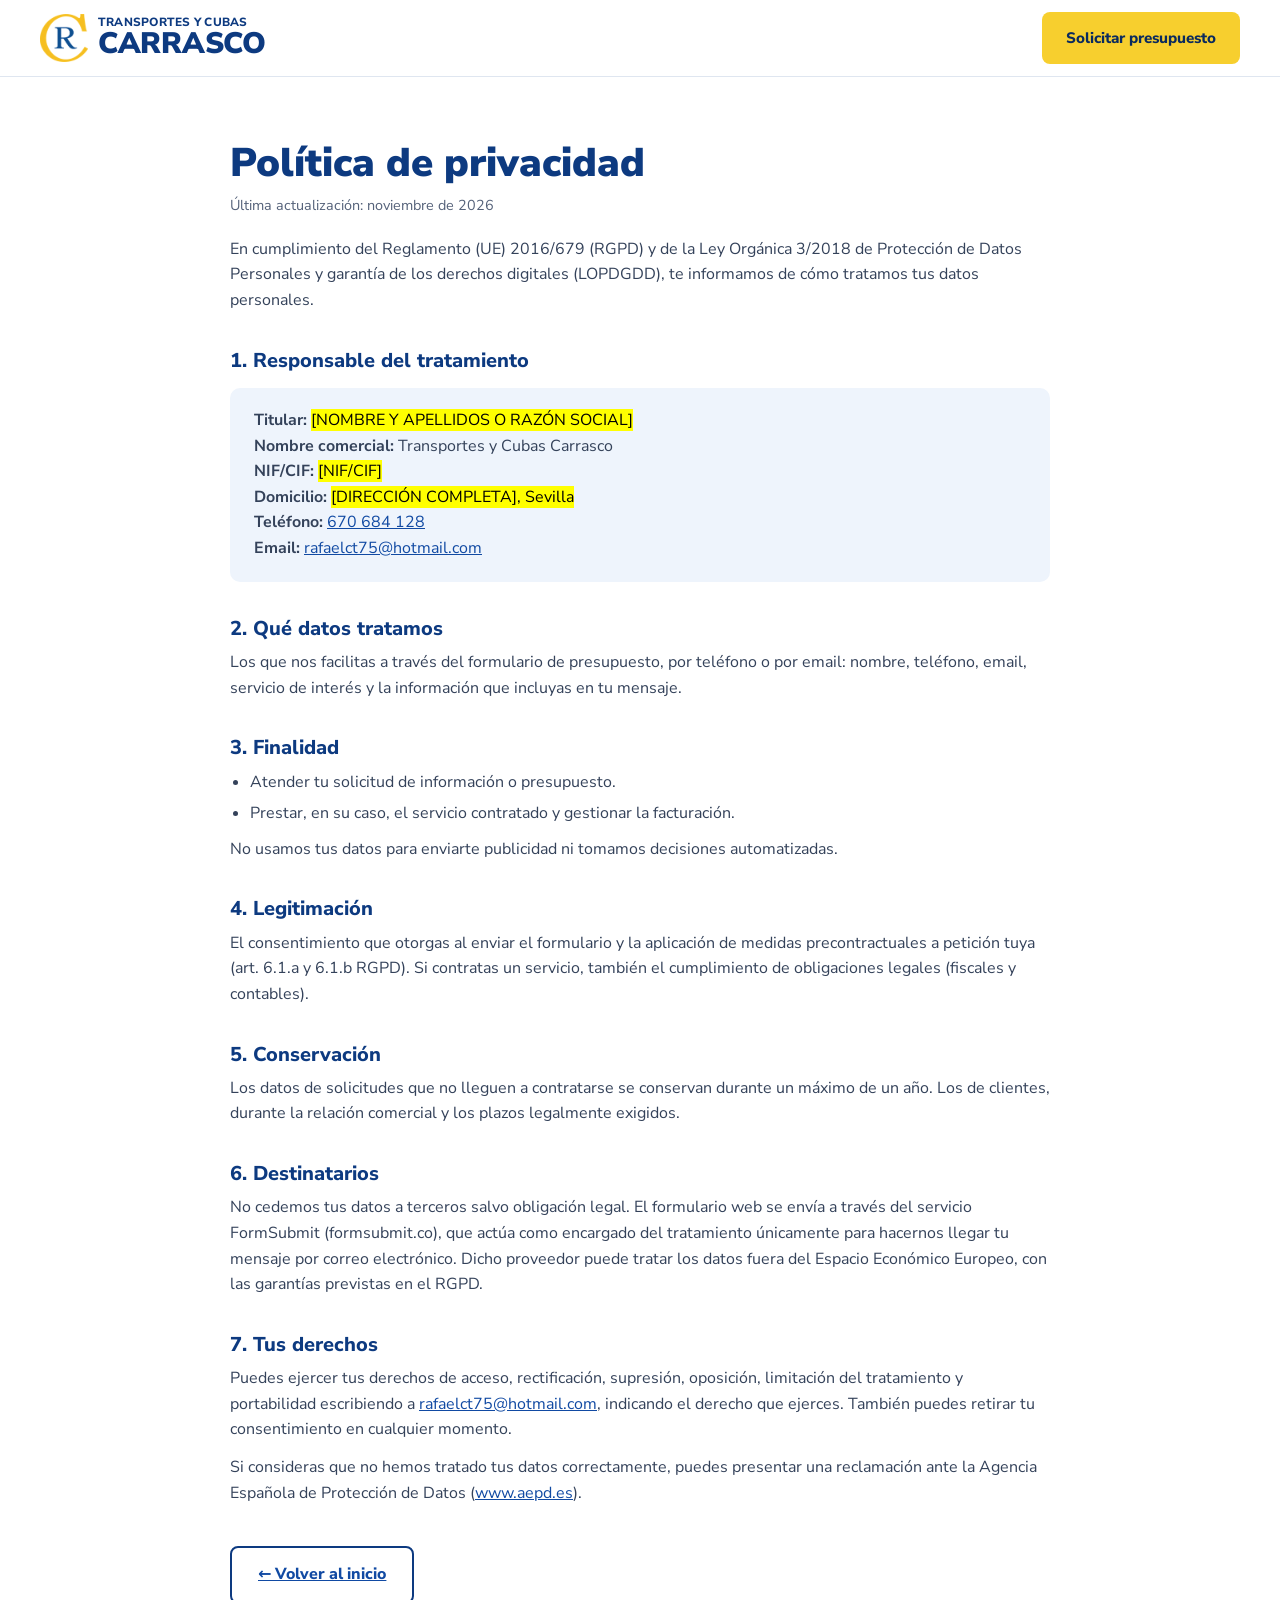
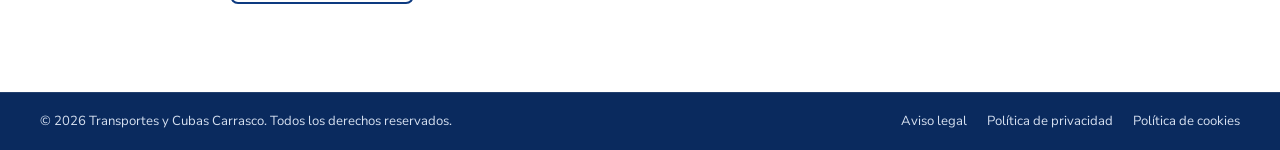
<file: politica-privacidad.html>
<!doctype html>
<html lang="es">
<head>
  <meta charset="utf-8">
  <meta name="viewport" content="width=device-width, initial-scale=1">
  <title>Política de privacidad | Transportes y Cubas Carrasco</title>
  <meta name="description" content="Política de privacidad de Transportes y Cubas Carrasco.">
  <meta name="robots" content="noindex, follow">
  <meta name="theme-color" content="#0d3a80">
  <link rel="preconnect" href="https://fonts.googleapis.com">
  <link rel="preconnect" href="https://fonts.gstatic.com" crossorigin>
  <link href="https://fonts.googleapis.com/css2?family=Nunito+Sans:opsz,wght@6..12,400;6..12,600;6..12,700;6..12,800;6..12,900&display=swap" rel="stylesheet">
  <link rel="stylesheet" href="css/styles.css?v=20261105c">
  <link rel="icon" href="favicon.ico" sizes="any">
  <link rel="icon" type="image/png" sizes="192x192" href="img/favicon-192.png">
  <link rel="apple-touch-icon" href="img/apple-touch-icon.png">
</head>
<body>

<header class="header">
  <div class="container">
    <a href="index.html" class="logo" aria-label="Transportes y Cubas Carrasco, inicio">
      <img class="logo-mark" src="img/logo-cr.png" alt="" width="239" height="240">
      <span class="logo-text"><small>Transportes y Cubas</small><strong>CARRASCO</strong></span>
    </a>
    <a href="index.html#contacto" class="btn btn-primary" style="margin-left:auto">Solicitar presupuesto</a>
  </div>
</header>

<main class="legal">
  <div class="container">
    <h1>Política de privacidad</h1>
    <p class="updated">Última actualización: noviembre de 2026</p>

    <p style="margin-top:20px">En cumplimiento del Reglamento (UE) 2016/679 (RGPD) y de la Ley Orgánica 3/2018 de Protección de Datos Personales y garantía de los derechos digitales (LOPDGDD), te informamos de cómo tratamos tus datos personales.</p>

    <h2>1. Responsable del tratamiento</h2>
    <div class="data">
  <p><strong>Titular:</strong> <mark>[NOMBRE Y APELLIDOS O RAZÓN SOCIAL]</mark></p>
  <p><strong>Nombre comercial:</strong> Transportes y Cubas Carrasco</p>
  <p><strong>NIF/CIF:</strong> <mark>[NIF/CIF]</mark></p>
  <p><strong>Domicilio:</strong> <mark>[DIRECCIÓN COMPLETA], Sevilla</mark></p>
  <p><strong>Teléfono:</strong> <a href="tel:+34670684128">670 684 128</a></p>
  <p><strong>Email:</strong> <a href="mailto:rafaelct75@hotmail.com">rafaelct75@hotmail.com</a></p>
</div>

    <h2>2. Qué datos tratamos</h2>
    <p>Los que nos facilitas a través del formulario de presupuesto, por teléfono o por email: nombre, teléfono, email, servicio de interés y la información que incluyas en tu mensaje.</p>

    <h2>3. Finalidad</h2>
    <ul>
      <li>Atender tu solicitud de información o presupuesto.</li>
      <li>Prestar, en su caso, el servicio contratado y gestionar la facturación.</li>
    </ul>
    <p>No usamos tus datos para enviarte publicidad ni tomamos decisiones automatizadas.</p>

    <h2>4. Legitimación</h2>
    <p>El consentimiento que otorgas al enviar el formulario y la aplicación de medidas precontractuales a petición tuya (art. 6.1.a y 6.1.b RGPD). Si contratas un servicio, también el cumplimiento de obligaciones legales (fiscales y contables).</p>

    <h2>5. Conservación</h2>
    <p>Los datos de solicitudes que no lleguen a contratarse se conservan durante un máximo de un año. Los de clientes, durante la relación comercial y los plazos legalmente exigidos.</p>

    <h2>6. Destinatarios</h2>
    <p>No cedemos tus datos a terceros salvo obligación legal. El formulario web se envía a través del servicio FormSubmit (formsubmit.co), que actúa como encargado del tratamiento únicamente para hacernos llegar tu mensaje por correo electrónico. Dicho proveedor puede tratar los datos fuera del Espacio Económico Europeo, con las garantías previstas en el RGPD.</p>

    <h2>7. Tus derechos</h2>
    <p>Puedes ejercer tus derechos de acceso, rectificación, supresión, oposición, limitación del tratamiento y portabilidad escribiendo a <a href="mailto:rafaelct75@hotmail.com">rafaelct75@hotmail.com</a>, indicando el derecho que ejerces. También puedes retirar tu consentimiento en cualquier momento.</p>
    <p>Si consideras que no hemos tratado tus datos correctamente, puedes presentar una reclamación ante la Agencia Española de Protección de Datos (<a href="https://www.aepd.es" target="_blank" rel="noopener">www.aepd.es</a>).</p>

    <a href="index.html" class="btn btn-outline back">← Volver al inicio</a>
  </div>
</main>

<footer class="footer">
  <div class="footer-bottom">
    <div class="container">
      <span>© 2026 Transportes y Cubas Carrasco. Todos los derechos reservados.</span>
      <nav aria-label="Legal">
        <a href="aviso-legal.html">Aviso legal</a>
        <a href="politica-privacidad.html">Política de privacidad</a>
        <a href="politica-cookies.html">Política de cookies</a>
      </nav>
    </div>
  </div>
</footer>
</body>
</html>
</file>
<file: css/styles.css>
:root {
  --blue-900: #0a2a5e;
  --blue-800: #0d3a80;
  --blue-700: #114aa3;
  --blue-600: #1a5cc4;
  --blue-50: #eef4fc;
  --yellow: #f7cf2e;
  --yellow-600: #e8bb10;
  --ink: #16233a;
  --muted: #55627a;
  --line: #dfe6f0;
  --white: #fff;
  --radius: 10px;
  --shadow: 0 6px 24px rgba(13, 42, 94, .08);
  --max: 1200px;
}

*, *::before, *::after { box-sizing: border-box; }
html { scroll-behavior: smooth; scroll-padding-top: 84px; }
body {
  margin: 0;
  font-family: "Nunito Sans", system-ui, -apple-system, "Segoe UI", sans-serif;
  color: var(--ink);
  background: var(--white);
  line-height: 1.6;
  -webkit-font-smoothing: antialiased;
}
img { max-width: 100%; display: block; }
a { color: inherit; text-decoration: none; }
h1, h2, h3 { line-height: 1.12; margin: 0; color: var(--blue-800); }
p { margin: 0; }

.container { width: min(var(--max), 100% - 32px); margin-inline: auto; }

.eyebrow {
  display: inline-block;
  font-size: .76rem;
  font-weight: 800;
  letter-spacing: .22em;
  text-transform: uppercase;
  color: var(--blue-700);
  margin-bottom: 12px;
}

/* Buttons */
.btn {
  display: inline-flex; align-items: center; justify-content: center; gap: 10px;
  padding: 14px 26px; border-radius: 8px;
  font-weight: 800; font-size: 1rem;
  border: 2px solid transparent; cursor: pointer;
  transition: background-color .2s, color .2s, border-color .2s, transform .15s;
  font-family: inherit;
}
.btn:active { transform: translateY(1px); }
.btn svg { width: 20px; height: 20px; flex: none; }
.btn-primary { background: var(--yellow); color: var(--blue-900); }
.btn-primary:hover { background: var(--yellow-600); }
.btn-outline { border-color: var(--blue-800); color: var(--blue-800); background: #fff; }
.btn-outline:hover { background: var(--blue-800); color: #fff; }

/* Top bar */
.topbar { background: var(--blue-800); color: #fff; font-size: .86rem; }
.topbar .container { display: flex; align-items: center; gap: 28px; min-height: 40px; }
.topbar a, .topbar span { display: inline-flex; align-items: center; gap: 8px; white-space: nowrap; }
.topbar svg { width: 16px; height: 16px; color: var(--yellow); flex: none; }
.topbar .push { margin-left: auto; }

/* Header */
.header {
  position: sticky; top: 0; z-index: 50;
  background: rgba(255,255,255,.97);
  backdrop-filter: blur(8px);
  border-bottom: 1px solid var(--line);
}
.header .container { display: flex; align-items: center; gap: 32px; min-height: 76px; }
.header .logo { min-width: 0; }
.menu-toggle { flex: none; }
.logo { display: flex; align-items: center; gap: 10px; }
.logo-mark { width: 48px; height: 48px; flex: none; object-fit: contain; }
.logo-text { display: flex; flex-direction: column; line-height: 1; }
.logo-text small { font-size: .74rem; font-weight: 800; letter-spacing: .02em; color: var(--blue-800); text-transform: uppercase; }
.logo-text strong { font-size: 1.85rem; font-weight: 900; color: var(--blue-800); letter-spacing: -.01em; }

.nav { display: flex; align-items: center; gap: 30px; margin-left: auto; }
.nav a { font-weight: 600; color: var(--ink); position: relative; padding: 6px 0; }
.nav a::after {
  content: ""; position: absolute; left: 0; right: 0; bottom: -4px; height: 3px;
  background: var(--yellow); border-radius: 2px; transform: scaleX(0); transition: transform .2s;
}
.nav a:hover::after, .nav a.active::after { transform: scaleX(1); }
.nav a.active { color: var(--blue-800); font-weight: 800; }
.header .btn { padding: 12px 22px; font-size: .95rem; }

.menu-toggle {
  display: none; margin-left: auto;
  background: none; border: 0; padding: 8px; cursor: pointer; color: var(--blue-800);
}
.menu-toggle svg { width: 28px; height: 28px; }

/* Hero */
.hero {
  --hero-bg: #101b2b;
  position: relative; overflow: hidden;
  display: flex; align-items: center;
  min-height: clamp(600px, 44vw, 760px);
  background: var(--hero-bg); color: #fff;
}
.hero-media { position: absolute; inset: 0 0 0 calc((100% - min(var(--max), 100% - 32px)) / 2 + 330px); }
.hero-media img { width: 100%; height: 100%; object-fit: cover; object-position: 100% 50%; }
.hero-media::after {
  content: ""; position: absolute; inset: 0;
  background:
    linear-gradient(90deg, var(--hero-bg) 0%, rgba(16,27,43,.7) 14%, rgba(16,27,43,0) 34%),
    linear-gradient(0deg, rgba(16,27,43,.45) 0%, rgba(16,27,43,0) 30%);
}
.hero .container { position: relative; z-index: 2; padding: 72px 0; }
.hero-content { max-width: 470px; }
.hero .eyebrow { color: var(--yellow); }
.hero h1 { font-size: clamp(2.3rem, 4.4vw, 3.5rem); font-weight: 900; letter-spacing: -.02em; color: #fff; }
.hero h1 em { font-style: normal; color: var(--yellow); }
.hero p.lead { margin-top: 18px; font-size: 1.1rem; color: rgba(255,255,255,.86); max-width: 520px; }
.hero-ctas { display: flex; flex-wrap: wrap; gap: 16px; margin-top: 30px; }
.hero .btn-outline { background: transparent; border-color: rgba(255,255,255,.85); color: #fff; }
.hero .btn-outline:hover { background: #fff; border-color: #fff; color: var(--blue-900); }

.hero-badges { display: flex; flex-wrap: wrap; gap: 26px; margin-top: 40px; }
.badge { display: flex; align-items: flex-start; gap: 10px; }
.badge svg { width: 28px; height: 28px; color: var(--yellow); flex: none; }
.badge strong { display: block; font-size: .95rem; color: #fff; }
.badge span { font-size: .8rem; color: rgba(255,255,255,.72); }

/* Highlights strip */
.strip { background: var(--blue-800); color: #fff; }
.strip .container {
  display: grid; grid-template-columns: repeat(4, 1fr); gap: 16px; padding: 26px 0;
}
.strip-item { display: flex; align-items: center; gap: 14px; min-width: 0; }
.strip-item b { font-size: 2rem; font-weight: 900; color: var(--yellow); line-height: 1; white-space: nowrap; }
.strip-item span { font-size: .92rem; line-height: 1.3; opacity: .92; }

/* About */
.section { padding: 88px 0; }
.about .container { display: grid; grid-template-columns: 1fr 1.1fr; gap: 60px; align-items: center; }
.about-media { position: relative; }
.about-media img {
  width: 100%; height: auto; aspect-ratio: 5 / 4; object-fit: cover; object-position: 60% 72%;
  border-radius: var(--radius); box-shadow: var(--shadow);
}
.years {
  position: absolute; right: -18px; bottom: -22px;
  background: var(--yellow); color: var(--blue-900);
  border-radius: var(--radius); padding: 18px 22px; box-shadow: var(--shadow);
  text-align: center; line-height: 1;
}
.years b { display: block; font-size: 2.8rem; font-weight: 900; }
.years span { display: block; font-size: .8rem; font-weight: 800; text-transform: uppercase; letter-spacing: .06em; margin-top: 6px; }

.about h2, .section-head h2 { font-size: clamp(1.8rem, 3.2vw, 2.4rem); font-weight: 900; }
.about p { margin-top: 18px; color: var(--muted); font-size: 1.05rem; }
.features { display: grid; grid-template-columns: repeat(4, 1fr); gap: 16px; margin-top: 32px; }
.feature { text-align: center; }
.feature svg { width: 34px; height: 34px; color: var(--blue-700); margin: 0 auto 10px; }
.feature span { display: block; font-size: .88rem; font-weight: 700; color: var(--blue-900); line-height: 1.35; }

/* Services */
.services { background: linear-gradient(180deg, #fff 0%, var(--blue-50) 100%); }
.section-head { text-align: center; max-width: 640px; margin: 0 auto 48px; }
.section-head p { margin-top: 14px; color: var(--muted); }
.grid-services { display: grid; grid-template-columns: repeat(3, 1fr); gap: 22px; }
.card {
  display: flex; flex-direction: column; overflow: hidden;
  background: #fff; border: 1px solid var(--line); border-radius: var(--radius);
  box-shadow: var(--shadow);
  transition: transform .2s, box-shadow .2s, border-color .2s;
}
.card:hover { transform: translateY(-3px); box-shadow: 0 12px 30px rgba(13,42,94,.12); border-color: #c9d7ec; }
.card-img { width: 100%; height: auto; aspect-ratio: 16 / 10; object-fit: cover; }
.card-body { display: flex; gap: 18px; align-items: flex-start; padding: 0 24px 24px; }
.card-icon {
  width: 60px; height: 60px; flex: none; border-radius: 12px;
  display: grid; place-items: center; background: #fff;
  margin-top: -26px; border: 1px solid var(--line); box-shadow: 0 6px 16px rgba(13,42,94,.12);
}
.card-body { flex: 1; }
.card-body > div:last-child { padding-top: 18px; display: flex; flex-direction: column; align-items: flex-start; align-self: stretch; }
.card-body > div:last-child > .card-link { margin-top: auto; }
.card-body > div:last-child > :nth-last-child(2) { margin-bottom: 16px; }
.card-icon svg { width: 34px; height: 34px; color: var(--blue-700); }
.card-icon .y { fill: var(--yellow); }
.card-icon .b { fill: var(--blue-700); }
.card h3 { font-size: 1.12rem; font-weight: 800; }
.card p { margin-top: 6px; font-size: .93rem; color: var(--muted); }
.card .tag {
  display: inline-block; margin-top: 10px; padding: 3px 10px; border-radius: 99px;
  background: var(--yellow); color: var(--blue-900); font-size: .78rem; font-weight: 800;
}
.card-link {
  display: inline-flex; align-items: center; gap: 8px; margin-top: 16px;
  padding: 10px 16px; border-radius: 8px; line-height: 1.25;
  background: var(--yellow); color: var(--blue-900);
  font-weight: 800; font-size: .88rem;
  transition: background-color .2s;
}
.card-link:hover { background: var(--yellow-600); }
.card-link svg { width: 16px; height: 16px; flex: none; transition: transform .2s; }
.card:hover .card-link svg { transform: translateX(3px); }

/* Machinery feature */
.machinery .container { display: grid; grid-template-columns: 1.1fr 1fr; gap: 60px; align-items: center; }
.machinery img { width: 100%; height: auto; aspect-ratio: 4 / 3; object-fit: cover; object-position: 50% 60%; border-radius: var(--radius); box-shadow: var(--shadow); }
.machinery .container.gallery { grid-template-columns: repeat(2, 1fr); gap: 24px; margin-top: 56px; align-items: start; }
.gallery figure { margin: 0; }
.gallery img { aspect-ratio: 4 / 3; object-position: 50% 55%; }
.gallery figcaption { margin-top: 12px; font-weight: 800; font-size: .95rem; color: var(--blue-900); }
.machinery h2 { font-size: clamp(1.8rem, 3.2vw, 2.4rem); font-weight: 900; }
.machinery p { margin-top: 16px; color: var(--muted); font-size: 1.05rem; }
.checklist { list-style: none; padding: 0; margin: 24px 0 30px; display: grid; gap: 12px; }
.checklist li { display: flex; gap: 12px; align-items: flex-start; font-weight: 600; }
.checklist svg { width: 22px; height: 22px; color: var(--blue-700); flex: none; margin-top: 2px; }

/* Contact */
.contact { background: var(--blue-50); }
.contact-box {
  display: grid; grid-template-columns: 1fr 1.15fr;
  border-radius: 14px; overflow: hidden; box-shadow: 0 16px 40px rgba(13,42,94,.14);
  background: #fff;
}
.contact-info {
  position: relative; color: #fff; padding: 48px 44px;
  background:
    linear-gradient(160deg, rgba(10,42,94,.96) 0%, rgba(13,58,128,.9) 55%, rgba(13,58,128,.72) 100%),
    url("../img/camion-cuba-sm.jpg") center 70% / cover no-repeat;
}
.contact-info .eyebrow { color: #c9daf5; }
.contact-info h2 { color: #fff; font-size: clamp(1.8rem, 3vw, 2.3rem); font-weight: 900; }
.contact-info > p { margin-top: 14px; opacity: .9; }
.contact-list { list-style: none; padding: 0; margin: 32px 0 0; display: grid; gap: 18px; }
.contact-list li { display: flex; gap: 14px; align-items: flex-start; font-size: 1.05rem; }
.contact-list svg { width: 22px; height: 22px; color: var(--yellow); flex: none; margin-top: 3px; }
.contact-list a:hover { text-decoration: underline; }

.form { padding: 44px; display: grid; grid-template-columns: 1fr 1fr; gap: 18px 20px; align-content: start; }
.contact-box > *, .form > * { min-width: 0; }
.field { display: flex; flex-direction: column; gap: 6px; }
.field select { width: 100%; max-width: 100%; text-overflow: ellipsis; }
.field.full { grid-column: 1 / -1; }
.field label { font-size: .88rem; font-weight: 800; color: var(--blue-900); }
.field label i { color: #d33; font-style: normal; }
.field input, .field select, .field textarea {
  font: inherit; font-size: .95rem; color: var(--ink);
  border: 1px solid #cdd7e6; border-radius: 8px; padding: 12px 14px; background: #fff;
  transition: border-color .2s, box-shadow .2s;
}
.field textarea { min-height: 110px; resize: vertical; }
.field input:focus, .field select:focus, .field textarea:focus {
  outline: none; border-color: var(--blue-600); box-shadow: 0 0 0 3px rgba(26,92,196,.15);
}
.privacy { grid-column: 1 / -1; display: flex; gap: 10px; align-items: flex-start; font-size: .85rem; color: var(--muted); }
.privacy input { margin-top: 4px; accent-color: var(--blue-700); }
.privacy a { color: var(--blue-700); text-decoration: underline; }
.hp { position: absolute; left: -9999px; width: 1px; height: 1px; opacity: 0; }
.form .btn { grid-column: 1 / -1; width: 100%; }
.form .btn:disabled { opacity: .6; cursor: wait; }
.form-note { grid-column: 1 / -1; font-size: .82rem; color: var(--muted); text-align: center; }

/* Footer */
.footer { background: var(--blue-900); color: #d6e0f0; }
.footer .container { display: grid; grid-template-columns: 1.4fr 1fr 1.2fr 1.3fr; gap: 40px; padding: 60px 0 44px; }
.footer .logo-text small, .footer .logo-text strong { color: #fff; }
.footer p { margin-top: 16px; font-size: .92rem; }
.footer h4 { color: #fff; font-size: 1rem; margin: 0 0 16px; }
.footer ul { list-style: none; padding: 0; margin: 0; display: grid; gap: 10px; font-size: .92rem; }
.footer ul a:hover { color: var(--yellow); }
.footer .contact-list { margin: 0; gap: 12px; }
.footer .contact-list li { font-size: .92rem; }
.footer .contact-list svg { width: 18px; height: 18px; }
.footer-bottom { border-top: 1px solid rgba(255,255,255,.1); font-size: .82rem; }
.footer-bottom .container { display: flex; flex-wrap: wrap; justify-content: space-between; gap: 12px; padding: 18px 0; grid-template-columns: none; }
.footer-bottom nav { display: flex; gap: 20px; }
.footer-bottom a:hover { color: var(--yellow); }

/* Floating call button (mobile) */
.fab-call {
  display: none; position: fixed; right: 16px; bottom: 16px; z-index: 60;
  width: 58px; height: 58px; border-radius: 50%;
  background: var(--yellow); color: var(--blue-900);
  place-items: center; box-shadow: 0 8px 24px rgba(0,0,0,.25);
}
.fab-call svg { width: 26px; height: 26px; }
.fab-whatsapp {
  position: fixed; right: 20px; bottom: 20px; z-index: 60;
  width: 60px; height: 60px; border-radius: 50%; display: grid; place-items: center;
  background: #25d366; color: #fff; box-shadow: 0 8px 24px rgba(0,0,0,.25);
  transition: transform .2s, background-color .2s;
}
.fab-whatsapp:hover { transform: scale(1.06); background: #1ebe5b; }
.fab-whatsapp svg { width: 32px; height: 32px; }
.btn-whatsapp { background: #25d366; color: #fff; }
.btn-whatsapp:hover { background: #1ebe5b; }

/* Reveal on scroll */
.reveal { opacity: 0; transform: translateY(18px); transition: opacity .6s ease, transform .6s ease; }
.reveal.in { opacity: 1; transform: none; }
@media (prefers-reduced-motion: reduce) {
  html { scroll-behavior: auto; }
  .reveal { opacity: 1; transform: none; transition: none; }
}

/* Responsive */
@media (max-width: 1360px) {
  .hero { flex-direction: column; align-items: stretch; min-height: 0; }
  .hero-media { position: relative; inset: auto; height: clamp(240px, 56vw, 520px); }
  .hero-media img { object-position: 78% 50%; }
  .hero-media::after { background: linear-gradient(0deg, var(--hero-bg) 0%, rgba(16,27,43,0) 40%); }
  .hero-content { max-width: 640px; }
  .hero .container { padding: 8px 0 56px; }
}

@media (max-width: 1080px) {
  .grid-services { grid-template-columns: repeat(2, 1fr); }
  .footer .container { grid-template-columns: 1fr 1fr; }
  .features { grid-template-columns: repeat(2, 1fr); }

}

@media (max-width: 900px) {
  .topbar .hide-sm { display: none; }
  .menu-toggle { display: block; }
  .header .btn { display: none; }
  .nav {
    position: absolute; top: 100%; left: 0; right: 0;
    flex-direction: column; align-items: stretch; gap: 0;
    background: #fff; border-bottom: 1px solid var(--line); box-shadow: var(--shadow);
    padding: 8px 16px 16px; display: none;
  }
  .nav.open { display: flex; }
  .nav a { padding: 14px 4px; border-bottom: 1px solid var(--line); }
  .nav a::after { display: none; }
  .nav .btn { display: flex; margin-top: 14px; border: 0; }

  .strip .container { grid-template-columns: 1fr 1fr; gap: 20px; }
  .about .container, .machinery .container { grid-template-columns: 1fr; gap: 48px; }
  .machinery .media { order: -1; }
  .machinery .container.gallery { grid-template-columns: repeat(2, 1fr); gap: 16px; margin-top: 40px; }
  .years { right: 12px; }
  .contact-box { grid-template-columns: 1fr; }
  .fab-call { display: grid; }
  .fab-whatsapp { right: 16px; bottom: 86px; width: 58px; height: 58px; }
}

@media (max-width: 600px) {
  .section { padding: 64px 0; }
  .machinery .container.gallery { grid-template-columns: 1fr; gap: 24px; }
  .topbar .container { gap: 4px 16px; justify-content: center; flex-wrap: wrap; padding: 6px 0; }
  .topbar .push { margin-left: 0; }
  .logo-mark { width: 40px; height: 40px; }
  .logo-text strong { font-size: clamp(1.1rem, 7.4vw, 1.5rem); }
  .header .container { gap: 12px; }
  .logo-text small { font-size: clamp(.5rem, 3.1vw, .64rem); }
  .hero-ctas .btn { flex: 1 1 100%; }
  .hero-badges { gap: 18px; }
  .grid-services { grid-template-columns: 1fr; }
  .card-body { flex-direction: column; gap: 0; }
  .card-body > div:last-child { padding-top: 14px; }
  .contact-info, .form { padding: 32px 22px; }
  .form { grid-template-columns: 1fr; }
  .footer .container { grid-template-columns: 1fr; gap: 32px; }
  .strip .container { gap: 22px 16px; }
  .strip-item { flex-direction: column; align-items: flex-start; gap: 6px; }
  .strip-item b { font-size: 1.6rem; }
  .strip-item span { font-size: .85rem; }
}

/* Legal pages */
.legal { padding: 64px 0 88px; }
.legal .container { max-width: 820px; }
.legal h1 { font-size: clamp(1.9rem, 3.4vw, 2.5rem); font-weight: 900; }
.legal .updated { margin-top: 8px; color: var(--muted); font-size: .9rem; }
.legal h2 { font-size: 1.25rem; font-weight: 800; margin: 36px 0 10px; }
.legal p, .legal li { color: #34425a; }
.legal p + p { margin-top: 12px; }
.legal ul { padding-left: 20px; margin: 10px 0; display: grid; gap: 6px; }
.legal a { color: var(--blue-700); text-decoration: underline; }
.legal table { width: 100%; border-collapse: collapse; margin-top: 12px; font-size: .92rem; }
.legal th, .legal td { text-align: left; border: 1px solid var(--line); padding: 10px 12px; vertical-align: top; }
.legal th { background: var(--blue-50); color: var(--blue-900); }
.legal .data { background: var(--blue-50); border-radius: var(--radius); padding: 20px 24px; margin-top: 16px; }
.legal .data p { margin: 0; }
.legal .back { display: inline-flex; margin-top: 40px; }
</file>
